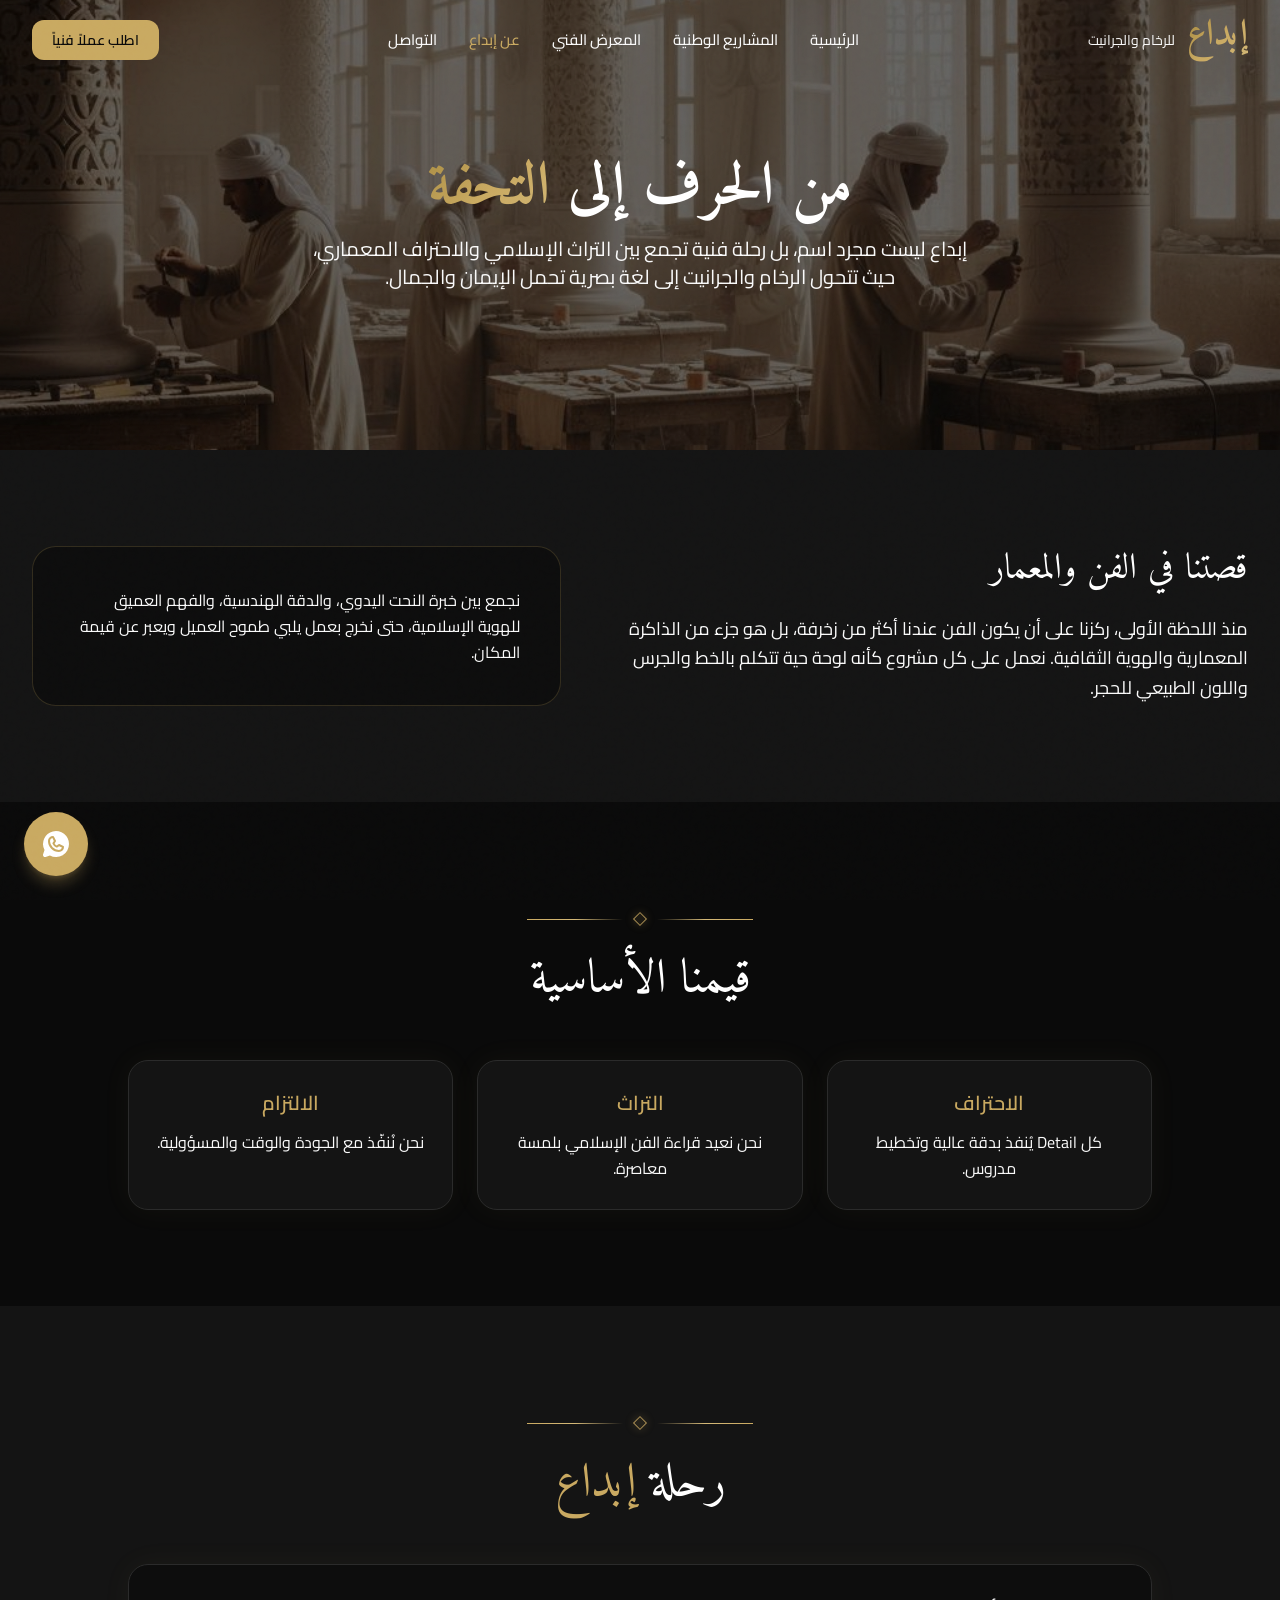
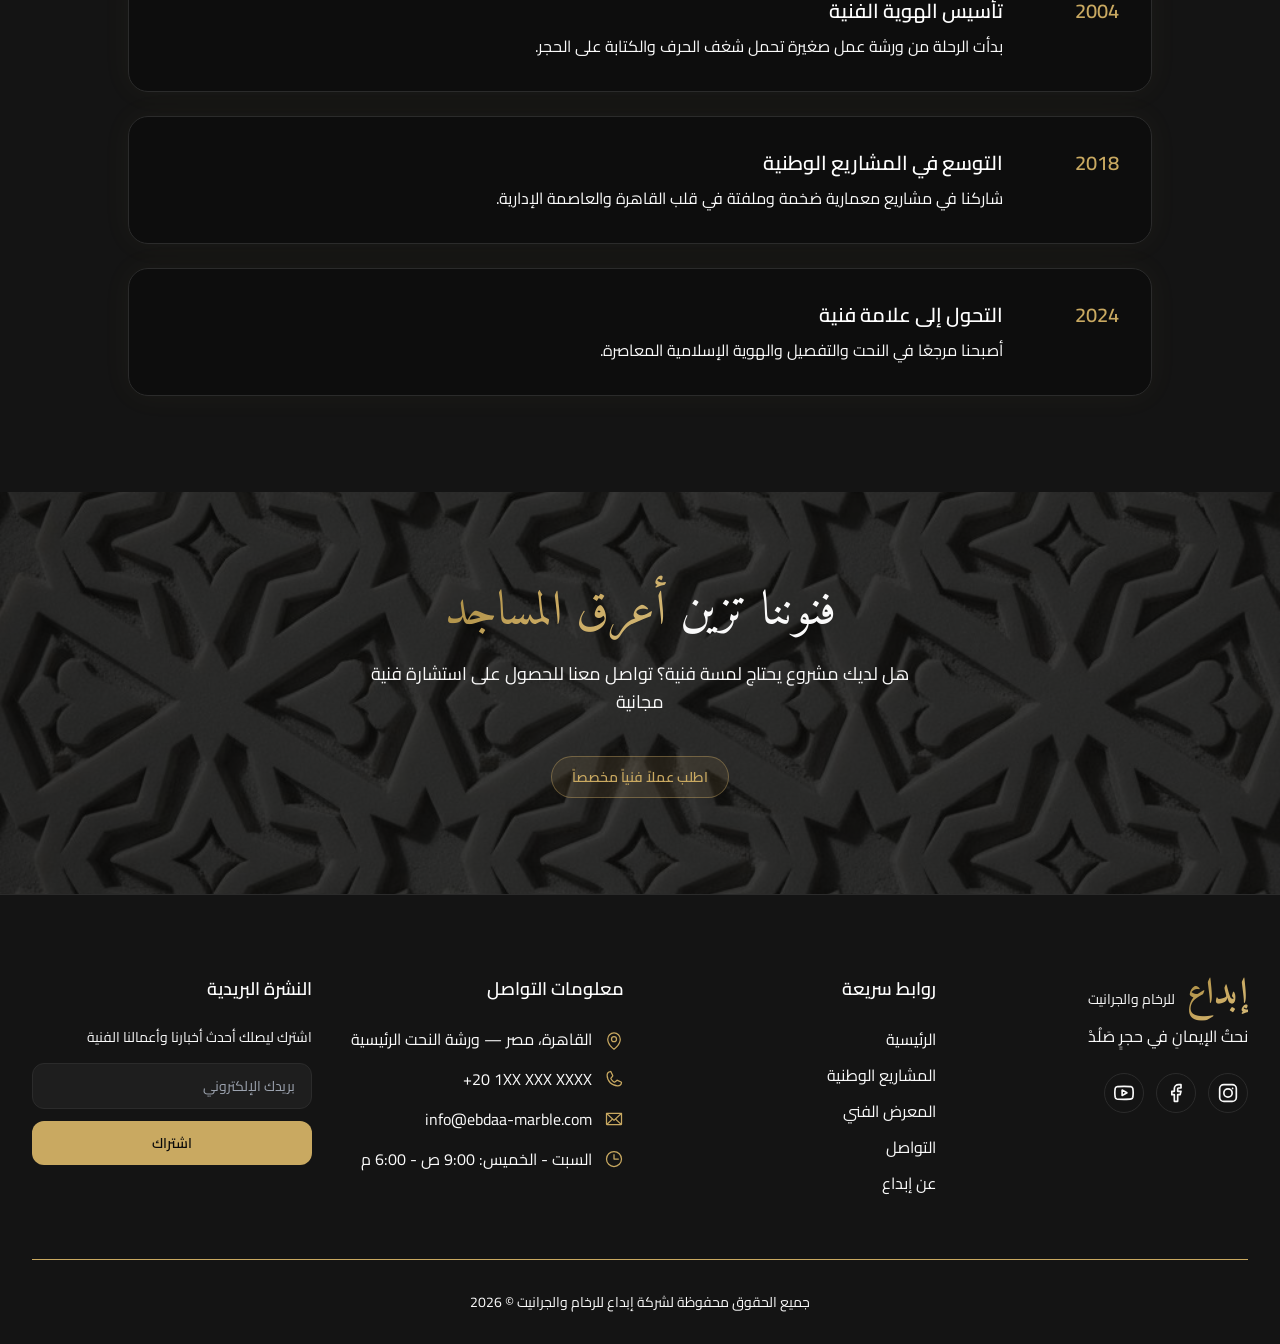
<file: about.html>
<!DOCTYPE html>
<html lang="ar" dir="rtl">
  <head>
    <meta charset="UTF-8" />
    <link rel="icon" type="image/svg+xml" href="./favicon.svg" />
    <meta name="viewport" content="width=device-width, initial-scale=1.0" />
    <meta name="description" content="عن إبداع - رواد الفن الإسلامي في نحت الرخام والجرانيت وتشكيل التحف الفنية للمشاريع الوطنية" />
    <meta name="keywords" content="عن إبداع, نحت رخام, جدارية إسلامية, ترميم مساجد, فنون إسلامية" />
    <meta property="og:title" content="عن إبداع | إبداع للرخام والجرانيت" />
    <meta property="og:description" content="رحلة الإبداع من الحرف إلى التحفة الفنية" />
    <title>عن إبداع | إبداع للرخام والجرانيت</title>
    <link rel="preconnect" href="https://fonts.googleapis.com">
    <link rel="preconnect" href="https://fonts.gstatic.com" crossorigin>
    <link href="https://fonts.googleapis.com/css2?family=Amiri:wght@400;700&family=Cairo:wght@300;400;600;700&family=Cinzel:wght@400;600;700&family=Inter:wght@300;400;500;600&display=swap" rel="stylesheet">
    <script type="module" crossorigin src="./assets/about-Ba5W0Ms3.js"></script>
    <link rel="modulepreload" crossorigin href="./assets/PageLayout-CVacew4V.js">
    <link rel="modulepreload" crossorigin href="./assets/GoldenDivider-Bf5nYUJ6.js">
    <link rel="stylesheet" crossorigin href="./assets/PageLayout-C3YRh-Om.css">
  </head>
  <body class="bg-[#0A0A0A] text-[#FAFAFA]">
    <div id="root"></div>
  </body>
</html>
</file>
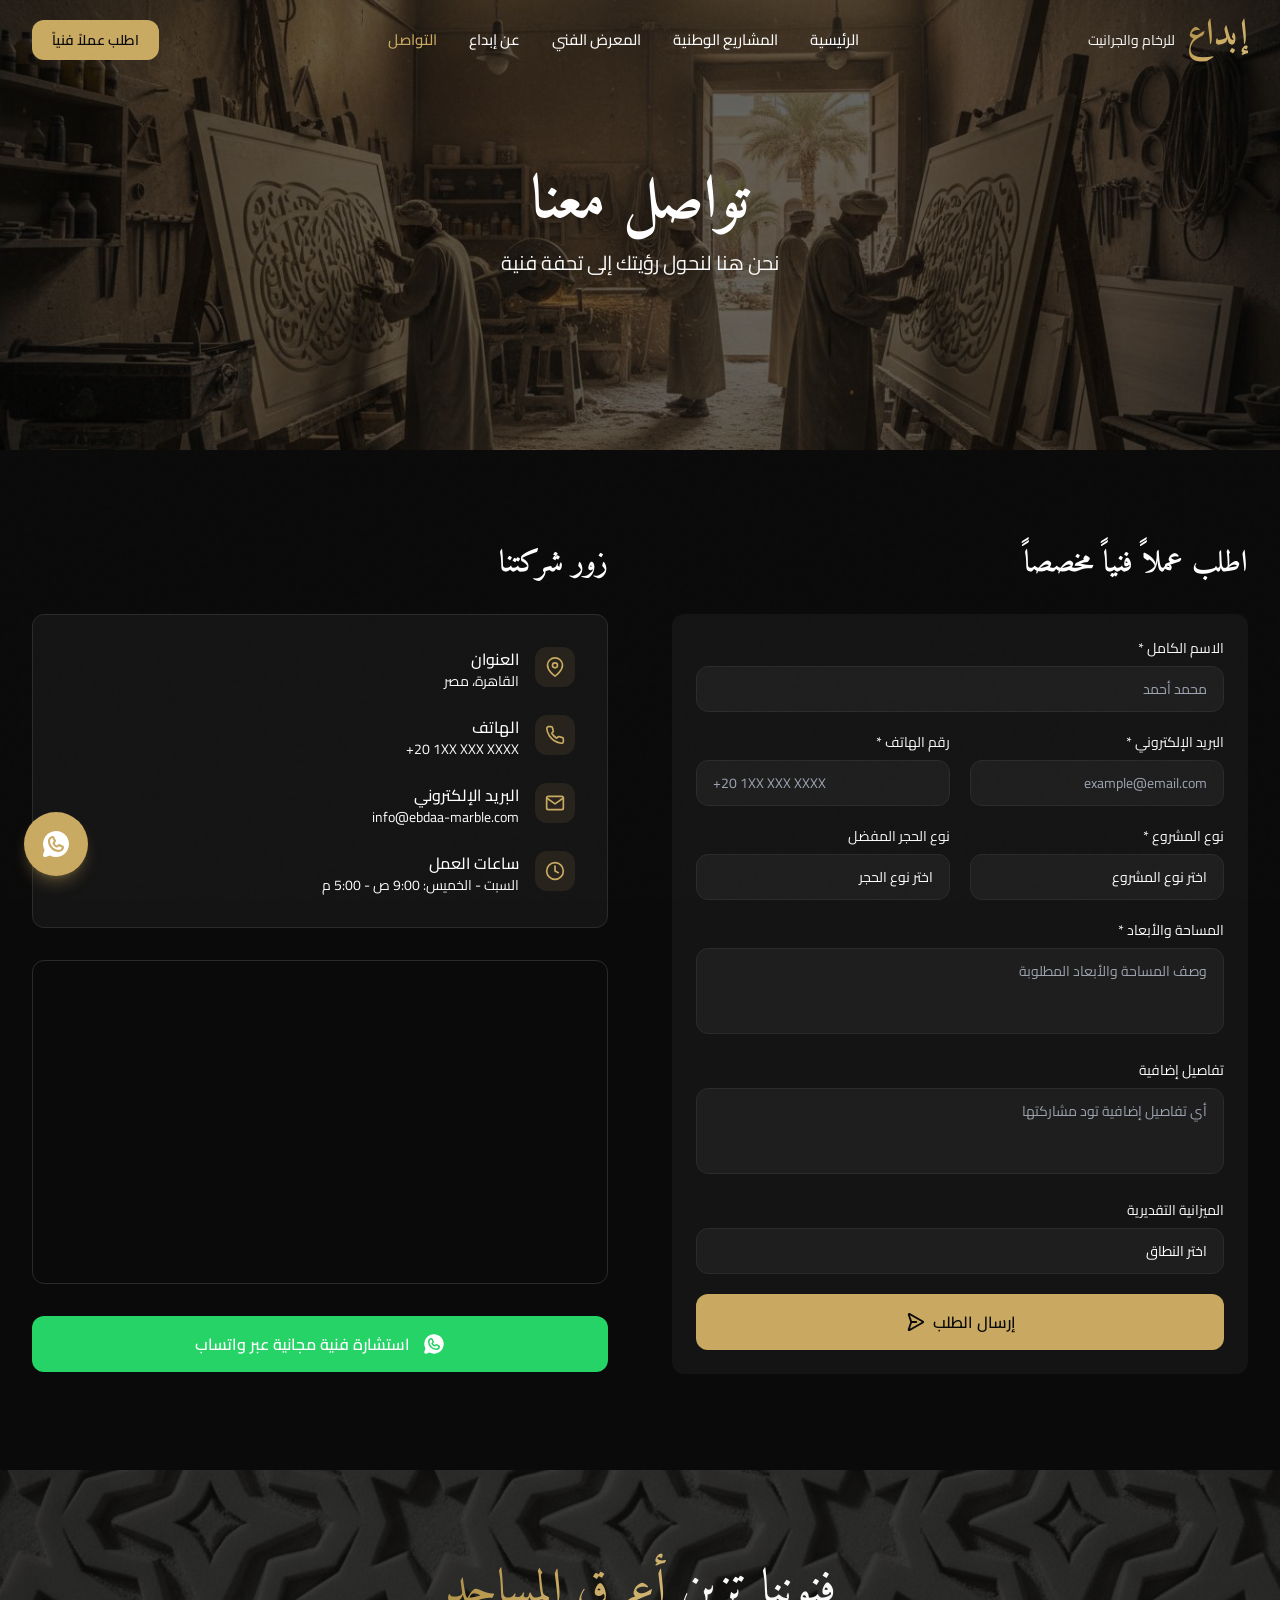
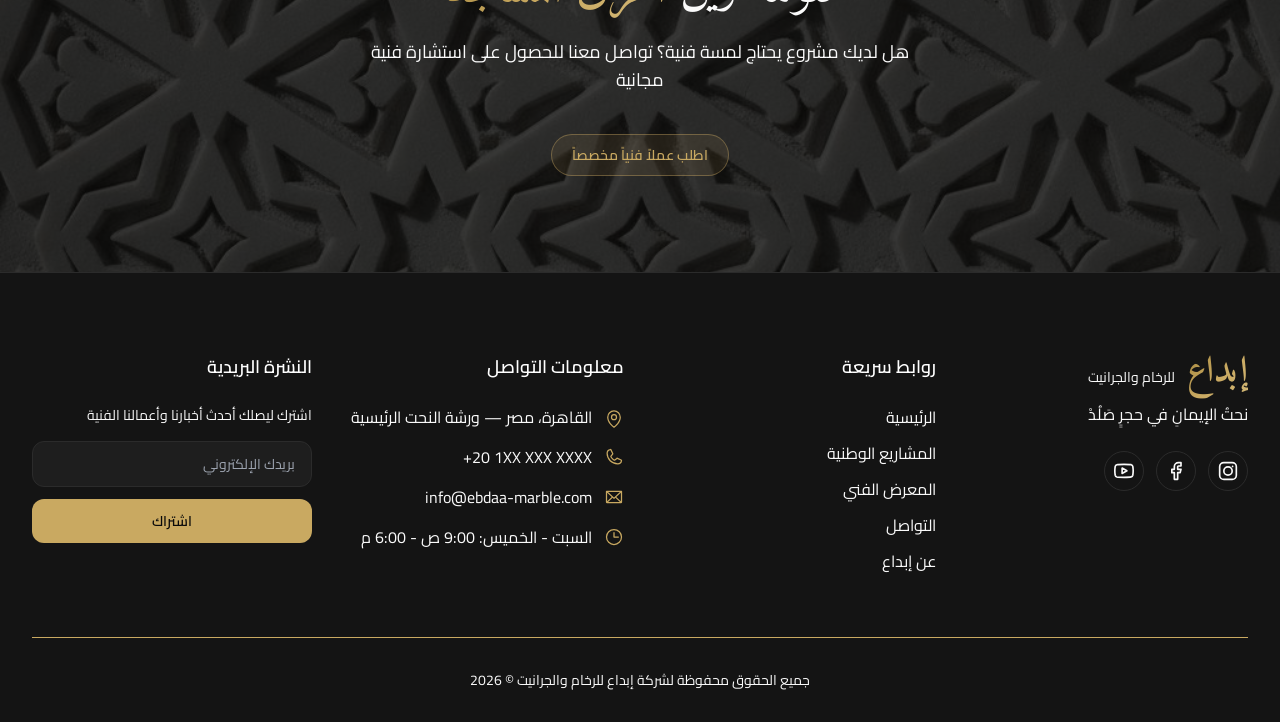
<file: contact.html>
<!DOCTYPE html>
<html lang="ar" dir="rtl">
  <head>
    <meta charset="UTF-8" />
    <link rel="icon" type="image/svg+xml" href="./favicon.svg" />
    <meta name="viewport" content="width=device-width, initial-scale=1.0" />
    <meta name="description" content="تواصل معنا - اطلب عملاً فنياً مخصصاً في نحت الرخام والجرانيت" />
    <meta name="keywords" content="تواصل, نحت رخام, طلب عمل فني, استشارة مجانية, ورشة نحت" />
    <meta property="og:title" content="تواصل معنا | إبداع للرخام والجرانيت" />
    <meta property="og:description" content="نحن هنا لنحول رؤيتك إلى تحفة فنية" />
    <title>تواصل معنا | إبداع للرخام والجرانيت</title>
    <link rel="preconnect" href="https://fonts.googleapis.com">
    <link rel="preconnect" href="https://fonts.gstatic.com" crossorigin>
    <link href="https://fonts.googleapis.com/css2?family=Amiri:wght@400;700&family=Cairo:wght@300;400;600;700&family=Cinzel:wght@400;600;700&family=Inter:wght@300;400;500;600&display=swap" rel="stylesheet">
    <script type="module" crossorigin src="./assets/contact-BqcIyWCi.js"></script>
    <link rel="modulepreload" crossorigin href="./assets/PageLayout-CVacew4V.js">
    <link rel="stylesheet" crossorigin href="./assets/PageLayout-C3YRh-Om.css">
  </head>
  <body class="bg-[#0A0A0A] text-[#FAFAFA]">
    <div id="root"></div>
  </body>
</html>
</file>
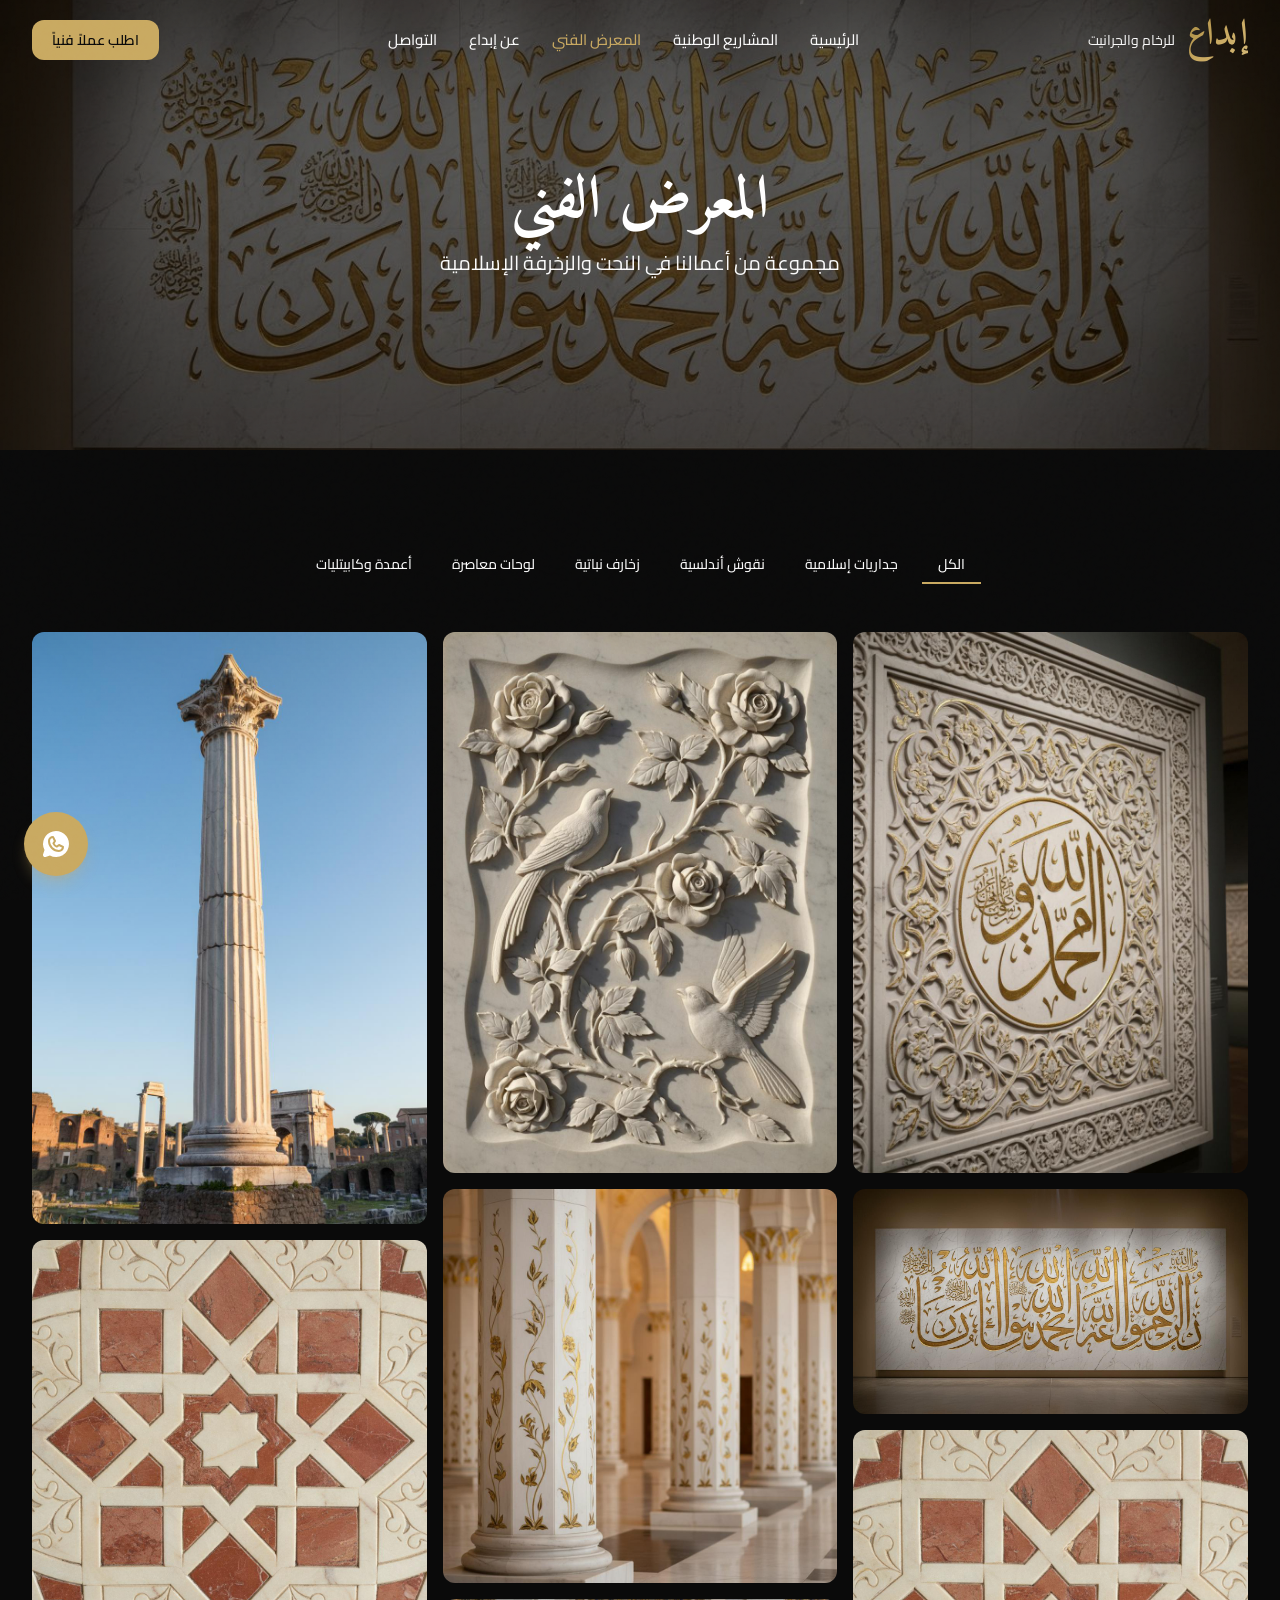
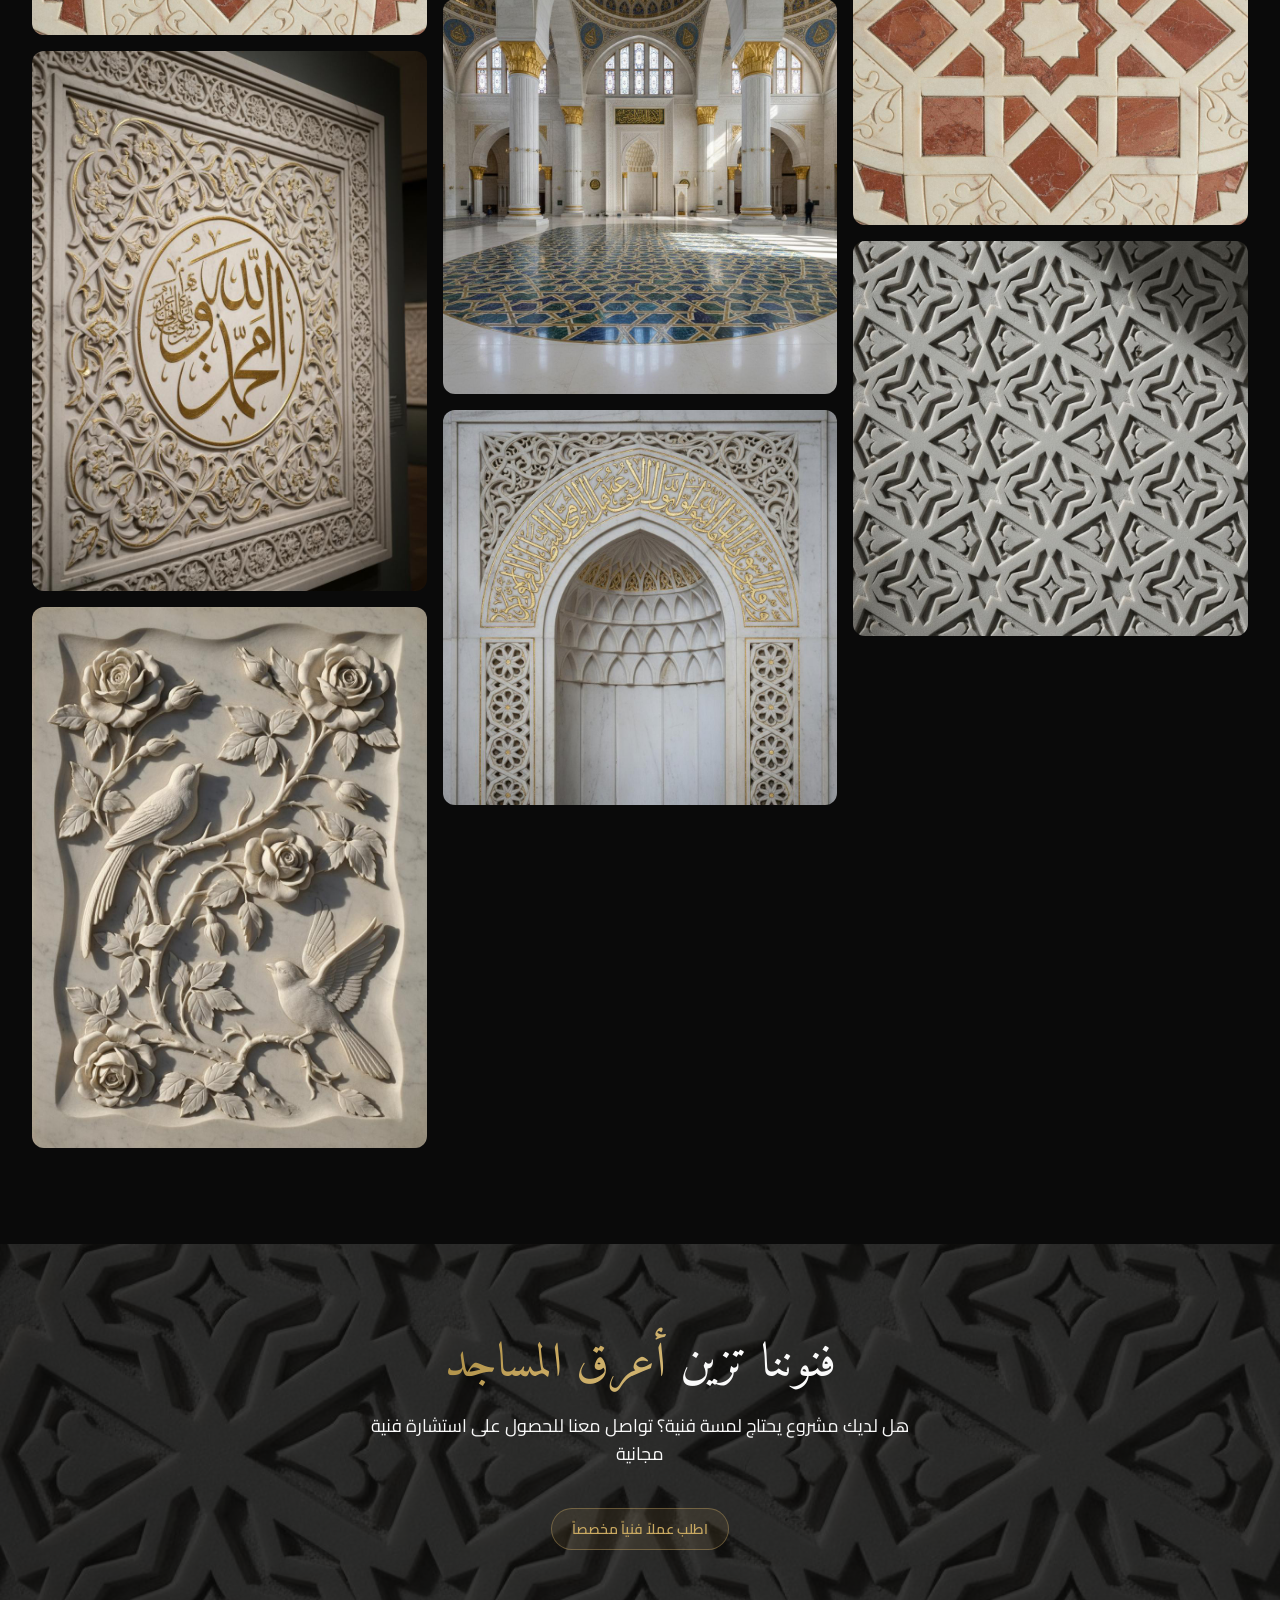
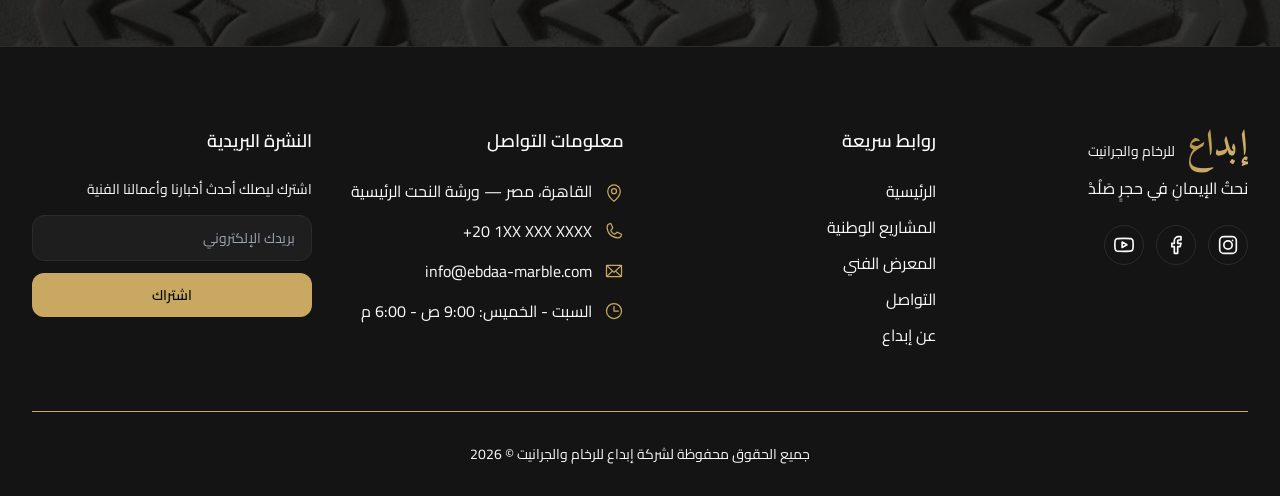
<file: gallery.html>
<!DOCTYPE html>
<html lang="ar" dir="rtl">
  <head>
    <meta charset="UTF-8" />
    <link rel="icon" type="image/svg+xml" href="./favicon.svg" />
    <meta name="viewport" content="width=device-width, initial-scale=1.0" />
    <meta name="description" content="المعرض الفني لإبداع - أفضل الأعمال المميزة من الرخام والجرانيت" />
    <meta name="keywords" content="معرض, رخام, جرانيت, فنون إسلامية, تصميم داخلي, أعمال فنية" />
    <meta property="og:title" content="المعرض | إبداع للرخام والجرانيت" />
    <meta property="og:description" content="أعمالنا الفنية في الرخام والجرانيت" />
    <title>المعرض | إبداع للرخام والجرانيت</title>
    <link rel="preconnect" href="https://fonts.googleapis.com">
    <link rel="preconnect" href="https://fonts.gstatic.com" crossorigin>
    <link href="https://fonts.googleapis.com/css2?family=Amiri:wght@400;700&family=Cairo:wght@300;400;600;700&family=Cinzel:wght@400;600;700&family=Inter:wght@300;400;500;600&display=swap" rel="stylesheet">
    <script type="module" crossorigin src="./assets/gallery-BtRd5qzZ.js"></script>
    <link rel="modulepreload" crossorigin href="./assets/PageLayout-CVacew4V.js">
    <link rel="modulepreload" crossorigin href="./assets/CaretRight.es-CJrqoqhr.js">
    <link rel="stylesheet" crossorigin href="./assets/PageLayout-C3YRh-Om.css">
  </head>
  <body class="bg-[#0A0A0A] text-[#FAFAFA]">
    <div id="root"></div>
  </body>
</html>
</file>
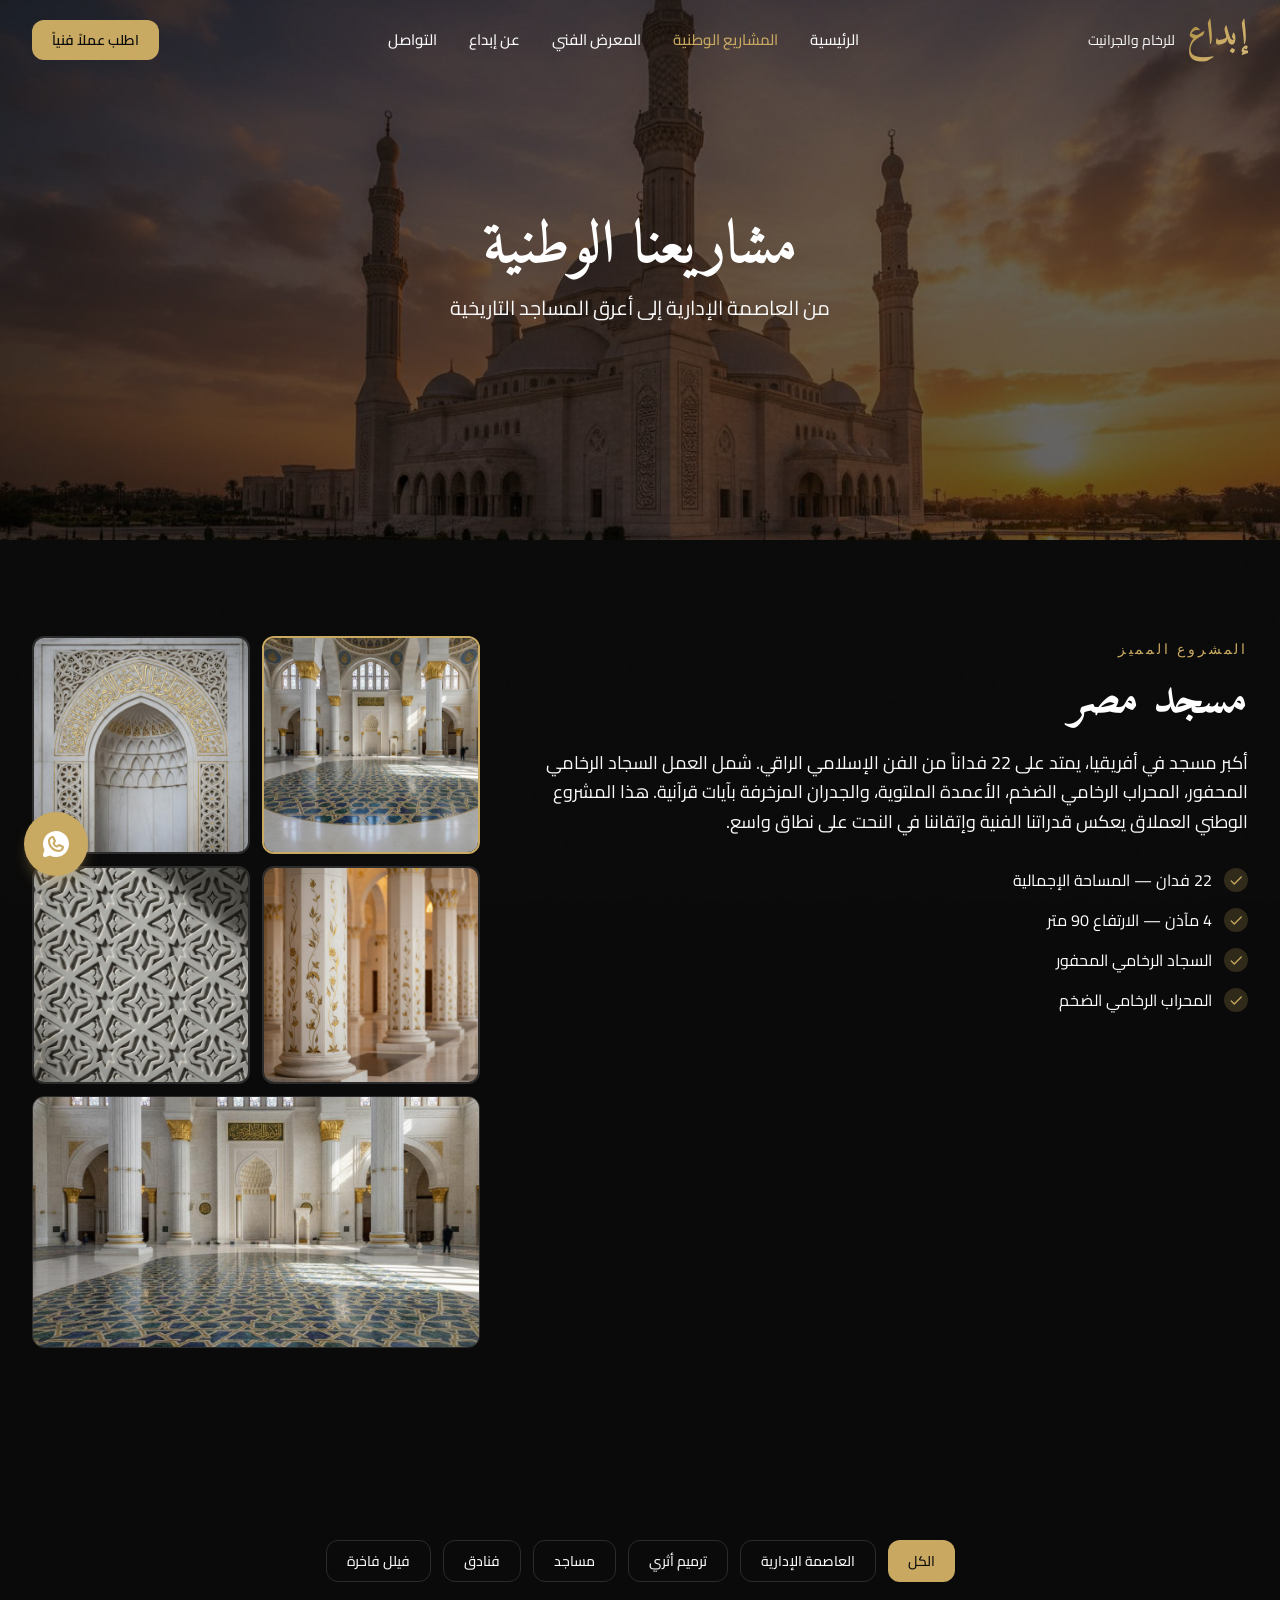
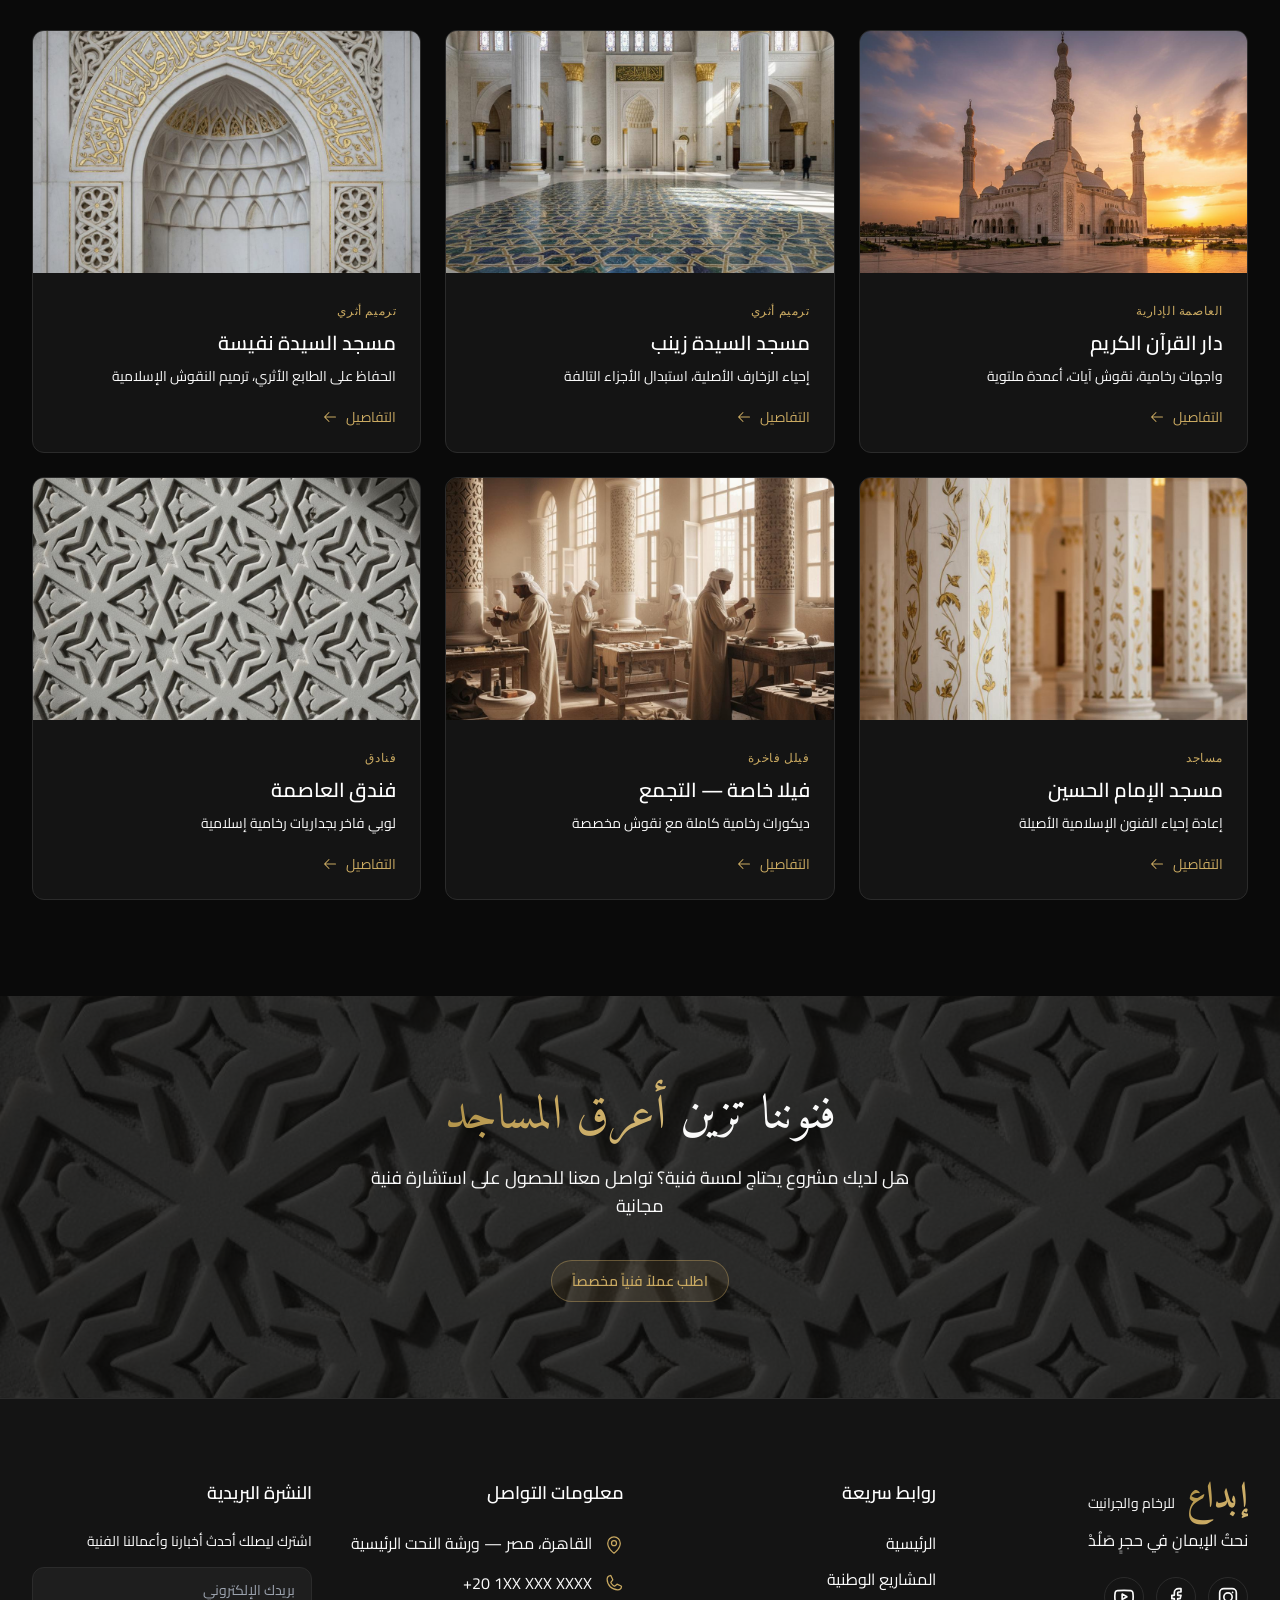
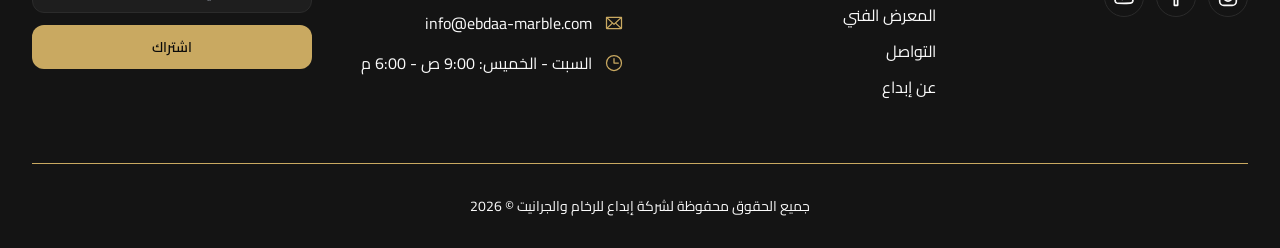
<file: projects.html>
<!DOCTYPE html>
<html lang="ar" dir="rtl">
  <head>
    <meta charset="UTF-8" />
    <link rel="icon" type="image/svg+xml" href="./favicon.svg" />
    <meta name="viewport" content="width=device-width, initial-scale=1.0" />
    <meta name="description" content="مشاريعنا الوطنية في نحت الرخام والجرانيت - من العاصمة الإدارية إلى أعرق المساجد التاريخية" />
    <meta name="keywords" content="نحت رخام, جداريات إسلامية, ترميم مساجد, رخام عاصمة إدارية, مسجد مصر" />
    <meta property="og:title" content="المشاريع الوطنية | إبداع للرخام والجرانيت" />
    <meta property="og:description" content="أكبر المشاريع الوطنية في نحت الرخام والجرانيت" />
    <title>المشاريع الوطنية | إبداع للرخام والجرانيت</title>
    <link rel="preconnect" href="https://fonts.googleapis.com">
    <link rel="preconnect" href="https://fonts.gstatic.com" crossorigin>
    <link href="https://fonts.googleapis.com/css2?family=Amiri:wght@400;700&family=Cairo:wght@300;400;600;700&family=Cinzel:wght@400;600;700&family=Inter:wght@300;400;500;600&display=swap" rel="stylesheet">
    <script type="module" crossorigin src="./assets/projects-JeoLxubz.js"></script>
    <link rel="modulepreload" crossorigin href="./assets/PageLayout-CVacew4V.js">
    <link rel="modulepreload" crossorigin href="./assets/ArrowLeft.es-BpOnnVow.js">
    <link rel="stylesheet" crossorigin href="./assets/PageLayout-C3YRh-Om.css">
  </head>
  <body class="bg-[#0A0A0A] text-[#FAFAFA]">
    <div id="root"></div>
  </body>
</html>
</file>
<file: assets/PageLayout-C3YRh-Om.css>
*,:before,:after{--tw-border-spacing-x: 0;--tw-border-spacing-y: 0;--tw-translate-x: 0;--tw-translate-y: 0;--tw-rotate: 0;--tw-skew-x: 0;--tw-skew-y: 0;--tw-scale-x: 1;--tw-scale-y: 1;--tw-pan-x: ;--tw-pan-y: ;--tw-pinch-zoom: ;--tw-scroll-snap-strictness: proximity;--tw-gradient-from-position: ;--tw-gradient-via-position: ;--tw-gradient-to-position: ;--tw-ordinal: ;--tw-slashed-zero: ;--tw-numeric-figure: ;--tw-numeric-spacing: ;--tw-numeric-fraction: ;--tw-ring-inset: ;--tw-ring-offset-width: 0px;--tw-ring-offset-color: #fff;--tw-ring-color: rgb(59 130 246 / .5);--tw-ring-offset-shadow: 0 0 #0000;--tw-ring-shadow: 0 0 #0000;--tw-shadow: 0 0 #0000;--tw-shadow-colored: 0 0 #0000;--tw-blur: ;--tw-brightness: ;--tw-contrast: ;--tw-grayscale: ;--tw-hue-rotate: ;--tw-invert: ;--tw-saturate: ;--tw-sepia: ;--tw-drop-shadow: ;--tw-backdrop-blur: ;--tw-backdrop-brightness: ;--tw-backdrop-contrast: ;--tw-backdrop-grayscale: ;--tw-backdrop-hue-rotate: ;--tw-backdrop-invert: ;--tw-backdrop-opacity: ;--tw-backdrop-saturate: ;--tw-backdrop-sepia: ;--tw-contain-size: ;--tw-contain-layout: ;--tw-contain-paint: ;--tw-contain-style: }::backdrop{--tw-border-spacing-x: 0;--tw-border-spacing-y: 0;--tw-translate-x: 0;--tw-translate-y: 0;--tw-rotate: 0;--tw-skew-x: 0;--tw-skew-y: 0;--tw-scale-x: 1;--tw-scale-y: 1;--tw-pan-x: ;--tw-pan-y: ;--tw-pinch-zoom: ;--tw-scroll-snap-strictness: proximity;--tw-gradient-from-position: ;--tw-gradient-via-position: ;--tw-gradient-to-position: ;--tw-ordinal: ;--tw-slashed-zero: ;--tw-numeric-figure: ;--tw-numeric-spacing: ;--tw-numeric-fraction: ;--tw-ring-inset: ;--tw-ring-offset-width: 0px;--tw-ring-offset-color: #fff;--tw-ring-color: rgb(59 130 246 / .5);--tw-ring-offset-shadow: 0 0 #0000;--tw-ring-shadow: 0 0 #0000;--tw-shadow: 0 0 #0000;--tw-shadow-colored: 0 0 #0000;--tw-blur: ;--tw-brightness: ;--tw-contrast: ;--tw-grayscale: ;--tw-hue-rotate: ;--tw-invert: ;--tw-saturate: ;--tw-sepia: ;--tw-drop-shadow: ;--tw-backdrop-blur: ;--tw-backdrop-brightness: ;--tw-backdrop-contrast: ;--tw-backdrop-grayscale: ;--tw-backdrop-hue-rotate: ;--tw-backdrop-invert: ;--tw-backdrop-opacity: ;--tw-backdrop-saturate: ;--tw-backdrop-sepia: ;--tw-contain-size: ;--tw-contain-layout: ;--tw-contain-paint: ;--tw-contain-style: }*,:before,:after{box-sizing:border-box;border-width:0;border-style:solid;border-color:#e5e7eb}:before,:after{--tw-content: ""}html,:host{line-height:1.5;-webkit-text-size-adjust:100%;-moz-tab-size:4;-o-tab-size:4;tab-size:4;font-family:ui-sans-serif,system-ui,sans-serif,"Apple Color Emoji","Segoe UI Emoji",Segoe UI Symbol,"Noto Color Emoji";font-feature-settings:normal;font-variation-settings:normal;-webkit-tap-highlight-color:transparent}body{margin:0;line-height:inherit}hr{height:0;color:inherit;border-top-width:1px}abbr:where([title]){-webkit-text-decoration:underline dotted;text-decoration:underline dotted}h1,h2,h3,h4,h5,h6{font-size:inherit;font-weight:inherit}a{color:inherit;text-decoration:inherit}b,strong{font-weight:bolder}code,kbd,samp,pre{font-family:ui-monospace,SFMono-Regular,Menlo,Monaco,Consolas,Liberation Mono,Courier New,monospace;font-feature-settings:normal;font-variation-settings:normal;font-size:1em}small{font-size:80%}sub,sup{font-size:75%;line-height:0;position:relative;vertical-align:baseline}sub{bottom:-.25em}sup{top:-.5em}table{text-indent:0;border-color:inherit;border-collapse:collapse}button,input,optgroup,select,textarea{font-family:inherit;font-feature-settings:inherit;font-variation-settings:inherit;font-size:100%;font-weight:inherit;line-height:inherit;letter-spacing:inherit;color:inherit;margin:0;padding:0}button,select{text-transform:none}button,input:where([type=button]),input:where([type=reset]),input:where([type=submit]){-webkit-appearance:button;background-color:transparent;background-image:none}:-moz-focusring{outline:auto}:-moz-ui-invalid{box-shadow:none}progress{vertical-align:baseline}::-webkit-inner-spin-button,::-webkit-outer-spin-button{height:auto}[type=search]{-webkit-appearance:textfield;outline-offset:-2px}::-webkit-search-decoration{-webkit-appearance:none}::-webkit-file-upload-button{-webkit-appearance:button;font:inherit}summary{display:list-item}blockquote,dl,dd,h1,h2,h3,h4,h5,h6,hr,figure,p,pre{margin:0}fieldset{margin:0;padding:0}legend{padding:0}ol,ul,menu{list-style:none;margin:0;padding:0}dialog{padding:0}textarea{resize:vertical}input::-moz-placeholder,textarea::-moz-placeholder{opacity:1;color:#9ca3af}input::placeholder,textarea::placeholder{opacity:1;color:#9ca3af}button,[role=button]{cursor:pointer}:disabled{cursor:default}img,svg,video,canvas,audio,iframe,embed,object{display:block;vertical-align:middle}img,video{max-width:100%;height:auto}[hidden]:where(:not([hidden=until-found])){display:none}:root{--bg-primary: #0A0A0A;--bg-secondary: #141414;--bg-tertiary: #1E1E1E;--gold-primary: #C9A961;--gold-light: #D4B978;--gold-dark: #A6893F;--text-primary: #FAFAFA;--text-secondary: #A1A1A1;--text-muted: #6B6B6B;--copper: #B87333;--border-color: #2B2B2B;--border-light: #3A3A3A;--radius: .75rem;--background: 0 0% 4%;--foreground: 0 0% 98%;--card: 0 0% 8%;--card-foreground: 0 0% 98%;--popover: 0 0% 8%;--popover-foreground: 0 0% 98%;--primary: 43 44% 58%;--primary-foreground: 0 0% 4%;--secondary: 0 0% 12%;--secondary-foreground: 0 0% 98%;--muted: 0 0% 12%;--muted-foreground: 0 0% 63%;--accent: 0 0% 12%;--accent-foreground: 0 0% 98%;--destructive: 0 84% 60%;--destructive-foreground: 0 0% 98%;--border: 0 0% 17%;--input: 0 0% 17%;--ring: 43 44% 58%;--chart-1: 43 44% 58%;--chart-2: 30 52% 46%;--chart-3: 27 73% 47%;--chart-4: 0 0% 63%;--chart-5: 0 0% 40%}html{scroll-behavior:smooth;direction:rtl}body{font-family:Cairo,sans-serif;background-color:var(--bg-primary);color:var(--text-primary);overflow-x:hidden;-webkit-font-smoothing:antialiased;-moz-osx-font-smoothing:grayscale}body:before{content:"";position:fixed;inset:0;background-image:url("data:image/svg+xml,%3Csvg viewBox='0 0 256 256' xmlns='http://www.w3.org/2000/svg'%3E%3Cfilter id='noise'%3E%3CfeTurbulence type='fractalNoise' baseFrequency='0.65' numOctaves='3' stitchTiles='stitch'/%3E%3C/filter%3E%3Crect width='100%25' height='100%25' filter='url(%23noise)'/%3E%3C/svg%3E");opacity:.03;pointer-events:none;z-index:9999;mix-blend-mode:overlay}::-moz-selection{background-color:#c9a9614d;color:var(--text-primary)}::selection{background-color:#c9a9614d;color:var(--text-primary)}::-webkit-scrollbar{width:8px}::-webkit-scrollbar-track{background:var(--bg-primary)}::-webkit-scrollbar-thumb{background:var(--border-color);border-radius:4px}::-webkit-scrollbar-thumb:hover{background:var(--gold-dark)}.gold-text-gradient{background:linear-gradient(135deg,var(--gold-dark),var(--gold-primary),var(--gold-light));-webkit-background-clip:text;-webkit-text-fill-color:transparent;background-clip:text}.glass-effect{background:#141414cc;backdrop-filter:blur(10px);-webkit-backdrop-filter:blur(10px)}.section-padding{padding-top:6rem;padding-bottom:6rem}@media(max-width:768px){.section-padding{padding-top:4rem;padding-bottom:4rem}}.reveal.visible{opacity:1;transform:translateY(0)}.sr-only{position:absolute;width:1px;height:1px;padding:0;margin:-1px;overflow:hidden;clip:rect(0,0,0,0);white-space:nowrap;border-width:0}.pointer-events-none{pointer-events:none}.visible{visibility:visible}.invisible{visibility:hidden}.fixed{position:fixed}.absolute{position:absolute}.relative{position:relative}.inset-0{inset:0}.inset-x-0{left:0;right:0}.inset-y-0{top:0;bottom:0}.-bottom-12{bottom:-3rem}.-bottom-4{bottom:-1rem}.-left-12{left:-3rem}.-left-4{left:-1rem}.-right-12{right:-3rem}.-top-10{top:-2.5rem}.-top-12{top:-3rem}.bottom-0{bottom:0}.bottom-6{bottom:1.5rem}.bottom-8{bottom:2rem}.left-0{left:0}.left-1\/2{left:50%}.left-2{left:.5rem}.left-4{left:1rem}.left-6{left:1.5rem}.left-\[50\%\]{left:50%}.right-0{right:0}.right-1{right:.25rem}.right-2{right:.5rem}.right-3{right:.75rem}.right-4{right:1rem}.right-6{right:1.5rem}.top-0{top:0}.top-1\.5{top:.375rem}.top-1\/2{top:50%}.top-3{top:.75rem}.top-3\.5{top:.875rem}.top-4{top:1rem}.top-6{top:1.5rem}.top-\[1px\]{top:1px}.top-\[50\%\]{top:50%}.top-\[60\%\]{top:60%}.top-full{top:100%}.isolate{isolation:isolate}.-z-10{z-index:-10}.z-10{z-index:10}.z-20{z-index:20}.z-40{z-index:40}.z-50{z-index:50}.z-\[100\]{z-index:100}.z-\[1\]{z-index:1}.order-first{order:-9999}.order-last{order:9999}.col-start-2{grid-column-start:2}.row-span-2{grid-row:span 2 / span 2}.row-start-1{grid-row-start:1}.\!m-0{margin:0!important}.-mx-1{margin-left:-.25rem;margin-right:-.25rem}.-my-2{margin-top:-.5rem;margin-bottom:-.5rem}.mx-2{margin-left:.5rem;margin-right:.5rem}.mx-3\.5{margin-left:.875rem;margin-right:.875rem}.mx-auto{margin-left:auto;margin-right:auto}.my-0{margin-top:0;margin-bottom:0}.my-0\.5{margin-top:.125rem;margin-bottom:.125rem}.my-1{margin-top:.25rem;margin-bottom:.25rem}.-ml-4{margin-left:-1rem}.-mt-4{margin-top:-1rem}.mb-10{margin-bottom:2.5rem}.mb-12{margin-bottom:3rem}.mb-16{margin-bottom:4rem}.mb-2{margin-bottom:.5rem}.mb-3{margin-bottom:.75rem}.mb-4{margin-bottom:1rem}.mb-6{margin-bottom:1.5rem}.mb-8{margin-bottom:2rem}.ml-1{margin-left:.25rem}.ml-4{margin-left:1rem}.ml-auto{margin-left:auto}.mt-1{margin-top:.25rem}.mt-1\.5{margin-top:.375rem}.mt-12{margin-top:3rem}.mt-16{margin-top:4rem}.mt-2{margin-top:.5rem}.mt-3{margin-top:.75rem}.mt-4{margin-top:1rem}.mt-8{margin-top:2rem}.mt-auto{margin-top:auto}.line-clamp-1{overflow:hidden;display:-webkit-box;-webkit-box-orient:vertical;-webkit-line-clamp:1}.line-clamp-2{overflow:hidden;display:-webkit-box;-webkit-box-orient:vertical;-webkit-line-clamp:2}.block{display:block}.inline-block{display:inline-block}.flex{display:flex}.inline-flex{display:inline-flex}.table{display:table}.table-caption{display:table-caption}.table-cell{display:table-cell}.table-row{display:table-row}.grid{display:grid}.hidden{display:none}.aspect-\[16\/10\]{aspect-ratio:16/10}.aspect-square{aspect-ratio:1 / 1}.aspect-video{aspect-ratio:16 / 9}.size-10{width:2.5rem;height:2.5rem}.size-2{width:.5rem;height:.5rem}.size-2\.5{width:.625rem;height:.625rem}.size-3{width:.75rem;height:.75rem}.size-3\.5{width:.875rem;height:.875rem}.size-4{width:1rem;height:1rem}.size-6{width:1.5rem;height:1.5rem}.size-7{width:1.75rem;height:1.75rem}.size-8{width:2rem;height:2rem}.size-9{width:2.25rem;height:2.25rem}.size-auto{width:auto;height:auto}.size-full{width:100%;height:100%}.h-0\.5{height:.125rem}.h-1\.5{height:.375rem}.h-10{height:2.5rem}.h-12{height:3rem}.h-16{height:4rem}.h-2{height:.5rem}.h-2\.5{height:.625rem}.h-20{height:5rem}.h-3{height:.75rem}.h-4{height:1rem}.h-48{height:12rem}.h-5{height:1.25rem}.h-56{height:14rem}.h-6{height:1.5rem}.h-7{height:1.75rem}.h-8{height:2rem}.h-80{height:20rem}.h-9{height:2.25rem}.h-\[1\.15rem\]{height:1.15rem}.h-\[1px\]{height:1px}.h-\[420px\]{height:420px}.h-\[calc\(100\%-1px\)\]{height:calc(100% - 1px)}.h-\[var\(--radix-navigation-menu-viewport-height\)\]{height:var(--radix-navigation-menu-viewport-height)}.h-\[var\(--radix-select-trigger-height\)\]{height:var(--radix-select-trigger-height)}.h-auto{height:auto}.h-full{height:100%}.h-px{height:1px}.h-svh{height:100svh}.max-h-\[300px\]{max-height:300px}.max-h-\[80vh\]{max-height:80vh}.max-h-\[85vh\]{max-height:85vh}.min-h-0{min-height:0px}.min-h-16{min-height:4rem}.min-h-4{min-height:1rem}.min-h-\[280px\]{min-height:280px}.min-h-\[50vh\]{min-height:50vh}.min-h-\[60vh\]{min-height:60vh}.min-h-screen{min-height:100vh}.min-h-svh{min-height:100svh}.w-0{width:0px}.w-1{width:.25rem}.w-1\.5{width:.375rem}.w-10{width:2.5rem}.w-12{width:3rem}.w-16{width:4rem}.w-2{width:.5rem}.w-2\.5{width:.625rem}.w-3{width:.75rem}.w-3\/4{width:75%}.w-4{width:1rem}.w-5{width:1.25rem}.w-6{width:1.5rem}.w-64{width:16rem}.w-72{width:18rem}.w-8{width:2rem}.w-9{width:2.25rem}.w-\[100px\]{width:100px}.w-auto{width:auto}.w-fit{width:-moz-fit-content;width:fit-content}.w-full{width:100%}.w-max{width:-moz-max-content;width:max-content}.w-px{width:1px}.min-w-0{min-width:0px}.min-w-10{min-width:2.5rem}.min-w-5{min-width:1.25rem}.min-w-8{min-width:2rem}.min-w-9{min-width:2.25rem}.min-w-\[100px\]{min-width:100px}.min-w-\[12rem\]{min-width:12rem}.min-w-\[8rem\]{min-width:8rem}.min-w-\[var\(--radix-select-trigger-width\)\]{min-width:var(--radix-select-trigger-width)}.max-w-24{max-width:6rem}.max-w-2xl{max-width:42rem}.max-w-3xl{max-width:48rem}.max-w-4xl{max-width:56rem}.max-w-5xl{max-width:64rem}.max-w-7xl{max-width:80rem}.max-w-\[90vw\]{max-width:90vw}.max-w-\[calc\(100\%-2rem\)\]{max-width:calc(100% - 2rem)}.max-w-full{max-width:100%}.max-w-max{max-width:-moz-max-content;max-width:max-content}.max-w-sm{max-width:24rem}.max-w-xl{max-width:36rem}.flex-1{flex:1 1 0%}.flex-shrink-0,.shrink-0{flex-shrink:0}.grow{flex-grow:1}.grow-0{flex-grow:0}.basis-full{flex-basis:100%}.caption-bottom{caption-side:bottom}.border-collapse{border-collapse:collapse}.-translate-x-1\/2{--tw-translate-x: -50%;transform:translate(var(--tw-translate-x),var(--tw-translate-y)) rotate(var(--tw-rotate)) skew(var(--tw-skew-x)) skewY(var(--tw-skew-y)) scaleX(var(--tw-scale-x)) scaleY(var(--tw-scale-y))}.-translate-x-px{--tw-translate-x: -1px;transform:translate(var(--tw-translate-x),var(--tw-translate-y)) rotate(var(--tw-rotate)) skew(var(--tw-skew-x)) skewY(var(--tw-skew-y)) scaleX(var(--tw-scale-x)) scaleY(var(--tw-scale-y))}.-translate-y-1\/2{--tw-translate-y: -50%;transform:translate(var(--tw-translate-x),var(--tw-translate-y)) rotate(var(--tw-rotate)) skew(var(--tw-skew-x)) skewY(var(--tw-skew-y)) scaleX(var(--tw-scale-x)) scaleY(var(--tw-scale-y))}.translate-x-0{--tw-translate-x: 0px;transform:translate(var(--tw-translate-x),var(--tw-translate-y)) rotate(var(--tw-rotate)) skew(var(--tw-skew-x)) skewY(var(--tw-skew-y)) scaleX(var(--tw-scale-x)) scaleY(var(--tw-scale-y))}.translate-x-\[-50\%\]{--tw-translate-x: -50%;transform:translate(var(--tw-translate-x),var(--tw-translate-y)) rotate(var(--tw-rotate)) skew(var(--tw-skew-x)) skewY(var(--tw-skew-y)) scaleX(var(--tw-scale-x)) scaleY(var(--tw-scale-y))}.translate-x-full{--tw-translate-x: 100%;transform:translate(var(--tw-translate-x),var(--tw-translate-y)) rotate(var(--tw-rotate)) skew(var(--tw-skew-x)) skewY(var(--tw-skew-y)) scaleX(var(--tw-scale-x)) scaleY(var(--tw-scale-y))}.translate-x-px{--tw-translate-x: 1px;transform:translate(var(--tw-translate-x),var(--tw-translate-y)) rotate(var(--tw-rotate)) skew(var(--tw-skew-x)) skewY(var(--tw-skew-y)) scaleX(var(--tw-scale-x)) scaleY(var(--tw-scale-y))}.translate-y-0{--tw-translate-y: 0px;transform:translate(var(--tw-translate-x),var(--tw-translate-y)) rotate(var(--tw-rotate)) skew(var(--tw-skew-x)) skewY(var(--tw-skew-y)) scaleX(var(--tw-scale-x)) scaleY(var(--tw-scale-y))}.translate-y-0\.5{--tw-translate-y: .125rem;transform:translate(var(--tw-translate-x),var(--tw-translate-y)) rotate(var(--tw-rotate)) skew(var(--tw-skew-x)) skewY(var(--tw-skew-y)) scaleX(var(--tw-scale-x)) scaleY(var(--tw-scale-y))}.translate-y-10{--tw-translate-y: 2.5rem;transform:translate(var(--tw-translate-x),var(--tw-translate-y)) rotate(var(--tw-rotate)) skew(var(--tw-skew-x)) skewY(var(--tw-skew-y)) scaleX(var(--tw-scale-x)) scaleY(var(--tw-scale-y))}.translate-y-\[-50\%\]{--tw-translate-y: -50%;transform:translate(var(--tw-translate-x),var(--tw-translate-y)) rotate(var(--tw-rotate)) skew(var(--tw-skew-x)) skewY(var(--tw-skew-y)) scaleX(var(--tw-scale-x)) scaleY(var(--tw-scale-y))}.translate-y-\[calc\(-50\%_-_2px\)\]{--tw-translate-y: calc(-50% - 2px) ;transform:translate(var(--tw-translate-x),var(--tw-translate-y)) rotate(var(--tw-rotate)) skew(var(--tw-skew-x)) skewY(var(--tw-skew-y)) scaleX(var(--tw-scale-x)) scaleY(var(--tw-scale-y))}.rotate-45{--tw-rotate: 45deg;transform:translate(var(--tw-translate-x),var(--tw-translate-y)) rotate(var(--tw-rotate)) skew(var(--tw-skew-x)) skewY(var(--tw-skew-y)) scaleX(var(--tw-scale-x)) scaleY(var(--tw-scale-y))}.rotate-90{--tw-rotate: 90deg;transform:translate(var(--tw-translate-x),var(--tw-translate-y)) rotate(var(--tw-rotate)) skew(var(--tw-skew-x)) skewY(var(--tw-skew-y)) scaleX(var(--tw-scale-x)) scaleY(var(--tw-scale-y))}.transform{transform:translate(var(--tw-translate-x),var(--tw-translate-y)) rotate(var(--tw-rotate)) skew(var(--tw-skew-x)) skewY(var(--tw-skew-y)) scaleX(var(--tw-scale-x)) scaleY(var(--tw-scale-y))}@keyframes bounce{0%,to{transform:translateY(-25%);animation-timing-function:cubic-bezier(.8,0,1,1)}50%{transform:none;animation-timing-function:cubic-bezier(0,0,.2,1)}}.animate-bounce{animation:bounce 1s infinite}@keyframes pulse{50%{opacity:.5}}.animate-pulse{animation:pulse 2s cubic-bezier(.4,0,.6,1) infinite}@keyframes spin{to{transform:rotate(360deg)}}.animate-spin{animation:spin 1s linear infinite}.cursor-default{cursor:default}.cursor-text{cursor:text}.cursor-zoom-in{cursor:zoom-in}.touch-none{touch-action:none}.select-none{-webkit-user-select:none;-moz-user-select:none;user-select:none}.resize-none{resize:none}.scroll-my-1{scroll-margin-top:.25rem;scroll-margin-bottom:.25rem}.scroll-py-1{scroll-padding-top:.25rem;scroll-padding-bottom:.25rem}.list-disc{list-style-type:disc}.list-none{list-style-type:none}.appearance-none{-webkit-appearance:none;-moz-appearance:none;appearance:none}.columns-1{-moz-columns:1;columns:1}.break-inside-avoid{-moz-column-break-inside:avoid;break-inside:avoid}.auto-rows-min{grid-auto-rows:min-content}.grid-cols-1{grid-template-columns:repeat(1,minmax(0,1fr))}.grid-cols-2{grid-template-columns:repeat(2,minmax(0,1fr))}.grid-cols-\[0_1fr\]{grid-template-columns:0 1fr}.grid-rows-\[auto_auto\]{grid-template-rows:auto auto}.flex-row{flex-direction:row}.flex-col{flex-direction:column}.flex-col-reverse{flex-direction:column-reverse}.flex-wrap{flex-wrap:wrap}.place-content-center{place-content:center}.items-start{align-items:flex-start}.items-end{align-items:flex-end}.items-center{align-items:center}.items-stretch{align-items:stretch}.justify-start{justify-content:flex-start}.justify-center{justify-content:center}.justify-between{justify-content:space-between}.justify-items-start{justify-items:start}.gap-0\.5{gap:.125rem}.gap-1{gap:.25rem}.gap-1\.5{gap:.375rem}.gap-10{gap:2.5rem}.gap-12{gap:3rem}.gap-2{gap:.5rem}.gap-2\.5{gap:.625rem}.gap-3{gap:.75rem}.gap-4{gap:1rem}.gap-5{gap:1.25rem}.gap-6{gap:1.5rem}.gap-7{gap:1.75rem}.gap-8{gap:2rem}.gap-\[--spacing\(var\(--gap\)\)\]{gap:var(--spacing(var(--gap)))}.gap-y-0\.5{row-gap:.125rem}.space-y-3>:not([hidden])~:not([hidden]){--tw-space-y-reverse: 0;margin-top:calc(.75rem * calc(1 - var(--tw-space-y-reverse)));margin-bottom:calc(.75rem * var(--tw-space-y-reverse))}.space-y-4>:not([hidden])~:not([hidden]){--tw-space-y-reverse: 0;margin-top:calc(1rem * calc(1 - var(--tw-space-y-reverse)));margin-bottom:calc(1rem * var(--tw-space-y-reverse))}.space-y-5>:not([hidden])~:not([hidden]){--tw-space-y-reverse: 0;margin-top:calc(1.25rem * calc(1 - var(--tw-space-y-reverse)));margin-bottom:calc(1.25rem * var(--tw-space-y-reverse))}.space-y-6>:not([hidden])~:not([hidden]){--tw-space-y-reverse: 0;margin-top:calc(1.5rem * calc(1 - var(--tw-space-y-reverse)));margin-bottom:calc(1.5rem * var(--tw-space-y-reverse))}.self-start{align-self:flex-start}.self-stretch{align-self:stretch}.justify-self-end{justify-self:end}.overflow-auto{overflow:auto}.overflow-hidden{overflow:hidden}.overflow-x-auto{overflow-x:auto}.overflow-y-auto{overflow-y:auto}.overflow-x-hidden{overflow-x:hidden}.whitespace-nowrap{white-space:nowrap}.text-balance{text-wrap:balance}.break-words{overflow-wrap:break-word}.rounded-\[1\.25rem\]{border-radius:1.25rem}.rounded-\[1\.5rem\]{border-radius:1.5rem}.rounded-\[2px\]{border-radius:2px}.rounded-\[4px\]{border-radius:4px}.rounded-\[calc\(var\(--radius\)-5px\)\]{border-radius:calc(var(--radius) - 5px)}.rounded-\[inherit\]{border-radius:inherit}.rounded-full{border-radius:9999px}.rounded-lg{border-radius:var(--radius)}.rounded-md{border-radius:calc(var(--radius) - 2px)}.rounded-none{border-radius:0}.rounded-sm{border-radius:calc(var(--radius) - 4px)}.rounded-xl{border-radius:.75rem}.rounded-l-md{border-top-left-radius:calc(var(--radius) - 2px);border-bottom-left-radius:calc(var(--radius) - 2px)}.rounded-r-md{border-top-right-radius:calc(var(--radius) - 2px);border-bottom-right-radius:calc(var(--radius) - 2px)}.rounded-tl-sm{border-top-left-radius:calc(var(--radius) - 4px)}.border{border-width:1px}.border-0{border-width:0px}.border-2{border-width:2px}.border-\[1\.5px\]{border-width:1.5px}.border-y{border-top-width:1px;border-bottom-width:1px}.border-b{border-bottom-width:1px}.border-b-2{border-bottom-width:2px}.border-l{border-left-width:1px}.border-r{border-right-width:1px}.border-t{border-top-width:1px}.border-dashed{border-style:dashed}.border-border-custom{--tw-border-opacity: 1;border-color:rgb(43 43 43 / var(--tw-border-opacity, 1))}.border-gold{--tw-border-opacity: 1;border-color:rgb(201 169 97 / var(--tw-border-opacity, 1))}.border-gold\/20{border-color:#c9a96133}.border-gold\/30{border-color:#c9a9614d}.border-gold\/40{border-color:#c9a96166}.border-gold\/80{border-color:#c9a961cc}.border-transparent{border-color:transparent}.border-white\/30{border-color:#ffffff4d}.border-l-transparent{border-left-color:transparent}.border-t-transparent{border-top-color:transparent}.bg-\[\#0A0A0A\]{--tw-bg-opacity: 1;background-color:rgb(10 10 10 / var(--tw-bg-opacity, 1))}.bg-\[\#25D366\]{--tw-bg-opacity: 1;background-color:rgb(37 211 102 / var(--tw-bg-opacity, 1))}.bg-bg-primary{--tw-bg-opacity: 1;background-color:rgb(10 10 10 / var(--tw-bg-opacity, 1))}.bg-bg-primary\/70{background-color:#0a0a0ab3}.bg-bg-secondary{--tw-bg-opacity: 1;background-color:rgb(20 20 20 / var(--tw-bg-opacity, 1))}.bg-bg-tertiary{--tw-bg-opacity: 1;background-color:rgb(30 30 30 / var(--tw-bg-opacity, 1))}.bg-black\/0{background-color:#0000}.bg-black\/50{background-color:#00000080}.bg-black\/60{background-color:#0009}.bg-black\/95{background-color:#000000f2}.bg-border-custom{--tw-bg-opacity: 1;background-color:rgb(43 43 43 / var(--tw-bg-opacity, 1))}.bg-gold{--tw-bg-opacity: 1;background-color:rgb(201 169 97 / var(--tw-bg-opacity, 1))}.bg-gold\/10{background-color:#c9a9611a}.bg-gold\/20{background-color:#c9a96133}.bg-gold\/90{background-color:#c9a961e6}.bg-transparent{background-color:transparent}.bg-white{--tw-bg-opacity: 1;background-color:rgb(255 255 255 / var(--tw-bg-opacity, 1))}.bg-\[linear-gradient\(135deg\,rgba\(20\,20\,20\,0\.95\)\,rgba\(10\,10\,10\,0\.95\)\)\]{background-image:linear-gradient(135deg,#141414f2,#0a0a0af2)}.bg-\[radial-gradient\(circle_at_top_left\,rgba\(201\,169\,97\,0\.12\)\,transparent_45\%\)\]{background-image:radial-gradient(circle at top left,rgba(201,169,97,.12),transparent 45%)}.bg-gradient-to-l{background-image:linear-gradient(to left,var(--tw-gradient-stops))}.bg-gradient-to-r{background-image:linear-gradient(to right,var(--tw-gradient-stops))}.bg-gradient-to-t{background-image:linear-gradient(to top,var(--tw-gradient-stops))}.from-bg-primary\/95{--tw-gradient-from: rgb(10 10 10 / .95) var(--tw-gradient-from-position);--tw-gradient-to: rgb(10 10 10 / 0) var(--tw-gradient-to-position);--tw-gradient-stops: var(--tw-gradient-from), var(--tw-gradient-to)}.from-black\/80{--tw-gradient-from: rgb(0 0 0 / .8) var(--tw-gradient-from-position);--tw-gradient-to: rgb(0 0 0 / 0) var(--tw-gradient-to-position);--tw-gradient-stops: var(--tw-gradient-from), var(--tw-gradient-to)}.from-gold{--tw-gradient-from: #C9A961 var(--tw-gradient-from-position);--tw-gradient-to: rgb(201 169 97 / 0) var(--tw-gradient-to-position);--tw-gradient-stops: var(--tw-gradient-from), var(--tw-gradient-to)}.via-bg-primary\/70{--tw-gradient-to: rgb(10 10 10 / 0) var(--tw-gradient-to-position);--tw-gradient-stops: var(--tw-gradient-from), rgb(10 10 10 / .7) var(--tw-gradient-via-position), var(--tw-gradient-to)}.via-black\/40{--tw-gradient-to: rgb(0 0 0 / 0) var(--tw-gradient-to-position);--tw-gradient-stops: var(--tw-gradient-from), rgb(0 0 0 / .4) var(--tw-gradient-via-position), var(--tw-gradient-to)}.via-gold-light{--tw-gradient-to: rgb(212 185 120 / 0) var(--tw-gradient-to-position);--tw-gradient-stops: var(--tw-gradient-from), #D4B978 var(--tw-gradient-via-position), var(--tw-gradient-to)}.to-black\/20{--tw-gradient-to: rgb(0 0 0 / .2) var(--tw-gradient-to-position)}.to-transparent{--tw-gradient-to: transparent var(--tw-gradient-to-position)}.fill-current{fill:currentColor}.object-contain{-o-object-fit:contain;object-fit:contain}.object-cover{-o-object-fit:cover;object-fit:cover}.p-0{padding:0}.p-1{padding:.25rem}.p-2{padding:.5rem}.p-3{padding:.75rem}.p-4{padding:1rem}.p-6{padding:1.5rem}.p-7{padding:1.75rem}.p-8{padding:2rem}.p-\[3px\]{padding:3px}.p-px{padding:1px}.px-1{padding-left:.25rem;padding-right:.25rem}.px-1\.5{padding-left:.375rem;padding-right:.375rem}.px-2{padding-left:.5rem;padding-right:.5rem}.px-2\.5{padding-left:.625rem;padding-right:.625rem}.px-3{padding-left:.75rem;padding-right:.75rem}.px-4{padding-left:1rem;padding-right:1rem}.px-5{padding-left:1.25rem;padding-right:1.25rem}.px-6{padding-left:1.5rem;padding-right:1.5rem}.px-8{padding-left:2rem;padding-right:2rem}.py-0\.5{padding-top:.125rem;padding-bottom:.125rem}.py-1{padding-top:.25rem;padding-bottom:.25rem}.py-1\.5{padding-top:.375rem;padding-bottom:.375rem}.py-2{padding-top:.5rem;padding-bottom:.5rem}.py-2\.5{padding-top:.625rem;padding-bottom:.625rem}.py-28{padding-top:7rem;padding-bottom:7rem}.py-3{padding-top:.75rem;padding-bottom:.75rem}.py-32{padding-top:8rem;padding-bottom:8rem}.py-4{padding-top:1rem;padding-bottom:1rem}.py-6{padding-top:1.5rem;padding-bottom:1.5rem}.pb-2{padding-bottom:.5rem}.pb-3{padding-bottom:.75rem}.pb-4{padding-bottom:1rem}.pb-8{padding-bottom:2rem}.pl-2{padding-left:.5rem}.pl-3{padding-left:.75rem}.pl-4{padding-left:1rem}.pl-8{padding-left:2rem}.pr-1{padding-right:.25rem}.pr-2{padding-right:.5rem}.pr-2\.5{padding-right:.625rem}.pr-3{padding-right:.75rem}.pr-8{padding-right:2rem}.pt-0{padding-top:0}.pt-2{padding-top:.5rem}.pt-20{padding-top:5rem}.pt-3{padding-top:.75rem}.pt-4{padding-top:1rem}.pt-5{padding-top:1.25rem}.pt-8{padding-top:2rem}.text-left{text-align:left}.text-center{text-align:center}.align-middle{vertical-align:middle}.font-amiri{font-family:Amiri,serif}.font-cairo{font-family:Cairo,sans-serif}.font-cinzel{font-family:Cinzel,serif}.font-mono{font-family:ui-monospace,SFMono-Regular,Menlo,Monaco,Consolas,Liberation Mono,Courier New,monospace}.font-sans{font-family:ui-sans-serif,system-ui,sans-serif,"Apple Color Emoji","Segoe UI Emoji",Segoe UI Symbol,"Noto Color Emoji"}.text-2xl{font-size:1.5rem;line-height:2rem}.text-3xl{font-size:1.875rem;line-height:2.25rem}.text-4xl{font-size:2.25rem;line-height:2.5rem}.text-5xl{font-size:3rem;line-height:1}.text-\[0\.8rem\]{font-size:.8rem}.text-\[15px\]{font-size:15px}.text-base{font-size:1rem;line-height:1.5rem}.text-lg{font-size:1.125rem;line-height:1.75rem}.text-sm{font-size:.875rem;line-height:1.25rem}.text-sm\/relaxed{font-size:.875rem;line-height:1.625}.text-xl{font-size:1.25rem;line-height:1.75rem}.text-xs{font-size:.75rem;line-height:1rem}.font-bold{font-weight:700}.font-medium{font-weight:500}.font-normal{font-weight:400}.font-semibold{font-weight:600}.italic{font-style:italic}.tabular-nums{--tw-numeric-spacing: tabular-nums;font-variant-numeric:var(--tw-ordinal) var(--tw-slashed-zero) var(--tw-numeric-figure) var(--tw-numeric-spacing) var(--tw-numeric-fraction)}.leading-none{line-height:1}.leading-normal{line-height:1.5}.leading-relaxed{line-height:1.625}.leading-snug{line-height:1.375}.leading-tight{line-height:1.25}.tracking-\[0\.2em\]{letter-spacing:.2em}.tracking-tight{letter-spacing:-.025em}.tracking-wider{letter-spacing:.05em}.tracking-widest{letter-spacing:.1em}.text-\[\#FAFAFA\]{--tw-text-opacity: 1;color:rgb(250 250 250 / var(--tw-text-opacity, 1))}.text-bg-primary{--tw-text-opacity: 1;color:rgb(10 10 10 / var(--tw-text-opacity, 1))}.text-current{color:currentColor}.text-gold{--tw-text-opacity: 1;color:rgb(201 169 97 / var(--tw-text-opacity, 1))}.text-gold\/20{color:#c9a96133}.text-white{--tw-text-opacity: 1;color:rgb(255 255 255 / var(--tw-text-opacity, 1))}.underline-offset-4{text-underline-offset:4px}.opacity-0{opacity:0}.opacity-100{opacity:1}.opacity-20{opacity:.2}.opacity-50{opacity:.5}.opacity-70{opacity:.7}.shadow{--tw-shadow: 0 1px 3px 0 rgb(0 0 0 / .1), 0 1px 2px -1px rgb(0 0 0 / .1);--tw-shadow-colored: 0 1px 3px 0 var(--tw-shadow-color), 0 1px 2px -1px var(--tw-shadow-color);box-shadow:var(--tw-ring-offset-shadow, 0 0 #0000),var(--tw-ring-shadow, 0 0 #0000),var(--tw-shadow)}.shadow-\[0_0_0_1px_hsl\(var\(--sidebar-border\)\)\]{--tw-shadow: 0 0 0 1px hsl(var(--sidebar-border));--tw-shadow-colored: 0 0 0 1px var(--tw-shadow-color);box-shadow:var(--tw-ring-offset-shadow, 0 0 #0000),var(--tw-ring-shadow, 0 0 #0000),var(--tw-shadow)}.shadow-\[0_0_10px_rgba\(201\,169\,97\,0\.25\)\]{--tw-shadow: 0 0 10px rgba(201,169,97,.25);--tw-shadow-colored: 0 0 10px var(--tw-shadow-color);box-shadow:var(--tw-ring-offset-shadow, 0 0 #0000),var(--tw-ring-shadow, 0 0 #0000),var(--tw-shadow)}.shadow-\[0_0_30px_rgba\(201\,169\,97\,0\.05\)\]{--tw-shadow: 0 0 30px rgba(201,169,97,.05);--tw-shadow-colored: 0 0 30px var(--tw-shadow-color);box-shadow:var(--tw-ring-offset-shadow, 0 0 #0000),var(--tw-ring-shadow, 0 0 #0000),var(--tw-shadow)}.shadow-\[0_0_40px_rgba\(201\,169\,97\,0\.08\)\]{--tw-shadow: 0 0 40px rgba(201,169,97,.08);--tw-shadow-colored: 0 0 40px var(--tw-shadow-color);box-shadow:var(--tw-ring-offset-shadow, 0 0 #0000),var(--tw-ring-shadow, 0 0 #0000),var(--tw-shadow)}.shadow-lg{--tw-shadow: 0 10px 15px -3px rgb(0 0 0 / .1), 0 4px 6px -4px rgb(0 0 0 / .1);--tw-shadow-colored: 0 10px 15px -3px var(--tw-shadow-color), 0 4px 6px -4px var(--tw-shadow-color);box-shadow:var(--tw-ring-offset-shadow, 0 0 #0000),var(--tw-ring-shadow, 0 0 #0000),var(--tw-shadow)}.shadow-md{--tw-shadow: 0 4px 6px -1px rgb(0 0 0 / .1), 0 2px 4px -2px rgb(0 0 0 / .1);--tw-shadow-colored: 0 4px 6px -1px var(--tw-shadow-color), 0 2px 4px -2px var(--tw-shadow-color);box-shadow:var(--tw-ring-offset-shadow, 0 0 #0000),var(--tw-ring-shadow, 0 0 #0000),var(--tw-shadow)}.shadow-none{--tw-shadow: 0 0 #0000;--tw-shadow-colored: 0 0 #0000;box-shadow:var(--tw-ring-offset-shadow, 0 0 #0000),var(--tw-ring-shadow, 0 0 #0000),var(--tw-shadow)}.shadow-sm{--tw-shadow: 0 1px 2px 0 rgb(0 0 0 / .05);--tw-shadow-colored: 0 1px 2px 0 var(--tw-shadow-color);box-shadow:var(--tw-ring-offset-shadow, 0 0 #0000),var(--tw-ring-shadow, 0 0 #0000),var(--tw-shadow)}.shadow-xl{--tw-shadow: 0 20px 25px -5px rgb(0 0 0 / .1), 0 8px 10px -6px rgb(0 0 0 / .1);--tw-shadow-colored: 0 20px 25px -5px var(--tw-shadow-color), 0 8px 10px -6px var(--tw-shadow-color);box-shadow:var(--tw-ring-offset-shadow, 0 0 #0000),var(--tw-ring-shadow, 0 0 #0000),var(--tw-shadow)}.shadow-gold\/30{--tw-shadow-color: rgb(201 169 97 / .3);--tw-shadow: var(--tw-shadow-colored)}.outline-none{outline:2px solid transparent;outline-offset:2px}.outline{outline-style:solid}.ring-0{--tw-ring-offset-shadow: var(--tw-ring-inset) 0 0 0 var(--tw-ring-offset-width) var(--tw-ring-offset-color);--tw-ring-shadow: var(--tw-ring-inset) 0 0 0 calc(0px + var(--tw-ring-offset-width)) var(--tw-ring-color);box-shadow:var(--tw-ring-offset-shadow),var(--tw-ring-shadow),var(--tw-shadow, 0 0 #0000)}.grayscale{--tw-grayscale: grayscale(100%);filter:var(--tw-blur) var(--tw-brightness) var(--tw-contrast) var(--tw-grayscale) var(--tw-hue-rotate) var(--tw-invert) var(--tw-saturate) var(--tw-sepia) var(--tw-drop-shadow)}.invert{--tw-invert: invert(100%);filter:var(--tw-blur) var(--tw-brightness) var(--tw-contrast) var(--tw-grayscale) var(--tw-hue-rotate) var(--tw-invert) var(--tw-saturate) var(--tw-sepia) var(--tw-drop-shadow)}.filter{filter:var(--tw-blur) var(--tw-brightness) var(--tw-contrast) var(--tw-grayscale) var(--tw-hue-rotate) var(--tw-invert) var(--tw-saturate) var(--tw-sepia) var(--tw-drop-shadow)}.transition{transition-property:color,background-color,border-color,text-decoration-color,fill,stroke,opacity,box-shadow,transform,filter,backdrop-filter;transition-timing-function:cubic-bezier(.4,0,.2,1);transition-duration:.15s}.transition-\[color\,box-shadow\]{transition-property:color,box-shadow;transition-timing-function:cubic-bezier(.4,0,.2,1);transition-duration:.15s}.transition-\[left\,right\,width\]{transition-property:left,right,width;transition-timing-function:cubic-bezier(.4,0,.2,1);transition-duration:.15s}.transition-\[margin\,opacity\]{transition-property:margin,opacity;transition-timing-function:cubic-bezier(.4,0,.2,1);transition-duration:.15s}.transition-\[width\,height\,padding\]{transition-property:width,height,padding;transition-timing-function:cubic-bezier(.4,0,.2,1);transition-duration:.15s}.transition-\[width\]{transition-property:width;transition-timing-function:cubic-bezier(.4,0,.2,1);transition-duration:.15s}.transition-all{transition-property:all;transition-timing-function:cubic-bezier(.4,0,.2,1);transition-duration:.15s}.transition-colors{transition-property:color,background-color,border-color,text-decoration-color,fill,stroke;transition-timing-function:cubic-bezier(.4,0,.2,1);transition-duration:.15s}.transition-none{transition-property:none}.transition-opacity{transition-property:opacity;transition-timing-function:cubic-bezier(.4,0,.2,1);transition-duration:.15s}.transition-shadow{transition-property:box-shadow;transition-timing-function:cubic-bezier(.4,0,.2,1);transition-duration:.15s}.transition-transform{transition-property:transform;transition-timing-function:cubic-bezier(.4,0,.2,1);transition-duration:.15s}.delay-100{transition-delay:.1s}.delay-200{transition-delay:.2s}.duration-100{transition-duration:.1s}.duration-1000{transition-duration:1s}.duration-200{transition-duration:.2s}.duration-300{transition-duration:.3s}.duration-500{transition-duration:.5s}.duration-700{transition-duration:.7s}.ease-in-out{transition-timing-function:cubic-bezier(.4,0,.2,1)}.ease-linear{transition-timing-function:linear}@keyframes enter{0%{opacity:var(--tw-enter-opacity, 1);transform:translate3d(var(--tw-enter-translate-x, 0),var(--tw-enter-translate-y, 0),0) scale3d(var(--tw-enter-scale, 1),var(--tw-enter-scale, 1),var(--tw-enter-scale, 1)) rotate(var(--tw-enter-rotate, 0))}}@keyframes exit{to{opacity:var(--tw-exit-opacity, 1);transform:translate3d(var(--tw-exit-translate-x, 0),var(--tw-exit-translate-y, 0),0) scale3d(var(--tw-exit-scale, 1),var(--tw-exit-scale, 1),var(--tw-exit-scale, 1)) rotate(var(--tw-exit-rotate, 0))}}.animate-in{animation-name:enter;animation-duration:.15s;--tw-enter-opacity: initial;--tw-enter-scale: initial;--tw-enter-rotate: initial;--tw-enter-translate-x: initial;--tw-enter-translate-y: initial}.fade-in-0{--tw-enter-opacity: 0}.zoom-in-95{--tw-enter-scale: .95}.duration-100{animation-duration:.1s}.duration-1000{animation-duration:1s}.duration-200{animation-duration:.2s}.duration-300{animation-duration:.3s}.duration-500{animation-duration:.5s}.duration-700{animation-duration:.7s}.delay-100{animation-delay:.1s}.delay-200{animation-delay:.2s}.ease-in-out{animation-timing-function:cubic-bezier(.4,0,.2,1)}.ease-linear{animation-timing-function:linear}.\[--cell-size\:--spacing\(8\)\]{--cell-size: var(--spacing(8))}.file\:inline-flex::file-selector-button{display:inline-flex}.file\:h-7::file-selector-button{height:1.75rem}.file\:border-0::file-selector-button{border-width:0px}.file\:bg-transparent::file-selector-button{background-color:transparent}.file\:text-sm::file-selector-button{font-size:.875rem;line-height:1.25rem}.file\:font-medium::file-selector-button{font-weight:500}.after\:absolute:after{content:var(--tw-content);position:absolute}.after\:-inset-2:after{content:var(--tw-content);inset:-.5rem}.after\:inset-y-0:after{content:var(--tw-content);top:0;bottom:0}.after\:left-1\/2:after{content:var(--tw-content);left:50%}.after\:w-1:after{content:var(--tw-content);width:.25rem}.after\:w-\[2px\]:after{content:var(--tw-content);width:2px}.after\:-translate-x-1\/2:after{content:var(--tw-content);--tw-translate-x: -50%;transform:translate(var(--tw-translate-x),var(--tw-translate-y)) rotate(var(--tw-rotate)) skew(var(--tw-skew-x)) skewY(var(--tw-skew-y)) scaleX(var(--tw-scale-x)) scaleY(var(--tw-scale-y))}.first\:rounded-l-md:first-child{border-top-left-radius:calc(var(--radius) - 2px);border-bottom-left-radius:calc(var(--radius) - 2px)}.first\:border-l:first-child{border-left-width:1px}.last\:mt-0:last-child{margin-top:0}.last\:rounded-r-md:last-child{border-top-right-radius:calc(var(--radius) - 2px);border-bottom-right-radius:calc(var(--radius) - 2px)}.last\:border-b-0:last-child{border-bottom-width:0px}.hover\:-translate-y-1:hover{--tw-translate-y: -.25rem;transform:translate(var(--tw-translate-x),var(--tw-translate-y)) rotate(var(--tw-rotate)) skew(var(--tw-skew-x)) skewY(var(--tw-skew-y)) scaleX(var(--tw-scale-x)) scaleY(var(--tw-scale-y))}.hover\:scale-110:hover{--tw-scale-x: 1.1;--tw-scale-y: 1.1;transform:translate(var(--tw-translate-x),var(--tw-translate-y)) rotate(var(--tw-rotate)) skew(var(--tw-skew-x)) skewY(var(--tw-skew-y)) scaleX(var(--tw-scale-x)) scaleY(var(--tw-scale-y))}.hover\:border-border-light:hover{--tw-border-opacity: 1;border-color:rgb(58 58 58 / var(--tw-border-opacity, 1))}.hover\:border-gold:hover{--tw-border-opacity: 1;border-color:rgb(201 169 97 / var(--tw-border-opacity, 1))}.hover\:bg-\[\#128C7E\]:hover{--tw-bg-opacity: 1;background-color:rgb(18 140 126 / var(--tw-bg-opacity, 1))}.hover\:bg-border-light:hover{--tw-bg-opacity: 1;background-color:rgb(58 58 58 / var(--tw-bg-opacity, 1))}.hover\:bg-gold:hover{--tw-bg-opacity: 1;background-color:rgb(201 169 97 / var(--tw-bg-opacity, 1))}.hover\:bg-gold-light:hover{--tw-bg-opacity: 1;background-color:rgb(212 185 120 / var(--tw-bg-opacity, 1))}.hover\:text-bg-primary:hover{--tw-text-opacity: 1;color:rgb(10 10 10 / var(--tw-text-opacity, 1))}.hover\:text-gold:hover{--tw-text-opacity: 1;color:rgb(201 169 97 / var(--tw-text-opacity, 1))}.hover\:text-gold-light:hover{--tw-text-opacity: 1;color:rgb(212 185 120 / var(--tw-text-opacity, 1))}.hover\:text-white:hover{--tw-text-opacity: 1;color:rgb(255 255 255 / var(--tw-text-opacity, 1))}.hover\:underline:hover{text-decoration-line:underline}.hover\:opacity-100:hover{opacity:1}.hover\:shadow-\[0_0_0_1px_hsl\(var\(--sidebar-accent\)\)\]:hover{--tw-shadow: 0 0 0 1px hsl(var(--sidebar-accent));--tw-shadow-colored: 0 0 0 1px var(--tw-shadow-color);box-shadow:var(--tw-ring-offset-shadow, 0 0 #0000),var(--tw-ring-shadow, 0 0 #0000),var(--tw-shadow)}.hover\:shadow-lg:hover{--tw-shadow: 0 10px 15px -3px rgb(0 0 0 / .1), 0 4px 6px -4px rgb(0 0 0 / .1);--tw-shadow-colored: 0 10px 15px -3px var(--tw-shadow-color), 0 4px 6px -4px var(--tw-shadow-color);box-shadow:var(--tw-ring-offset-shadow, 0 0 #0000),var(--tw-ring-shadow, 0 0 #0000),var(--tw-shadow)}.hover\:shadow-gold\/20:hover{--tw-shadow-color: rgb(201 169 97 / .2);--tw-shadow: var(--tw-shadow-colored)}.hover\:shadow-gold\/30:hover{--tw-shadow-color: rgb(201 169 97 / .3);--tw-shadow: var(--tw-shadow-colored)}.hover\:shadow-gold\/5:hover{--tw-shadow-color: rgb(201 169 97 / .05);--tw-shadow: var(--tw-shadow-colored)}.hover\:ring-4:hover{--tw-ring-offset-shadow: var(--tw-ring-inset) 0 0 0 var(--tw-ring-offset-width) var(--tw-ring-offset-color);--tw-ring-shadow: var(--tw-ring-inset) 0 0 0 calc(4px + var(--tw-ring-offset-width)) var(--tw-ring-color);box-shadow:var(--tw-ring-offset-shadow),var(--tw-ring-shadow),var(--tw-shadow, 0 0 #0000)}.focus\:z-10:focus{z-index:10}.focus\:border-gold:focus{--tw-border-opacity: 1;border-color:rgb(201 169 97 / var(--tw-border-opacity, 1))}.focus\:outline-none:focus{outline:2px solid transparent;outline-offset:2px}.focus\:ring-2:focus{--tw-ring-offset-shadow: var(--tw-ring-inset) 0 0 0 var(--tw-ring-offset-width) var(--tw-ring-offset-color);--tw-ring-shadow: var(--tw-ring-inset) 0 0 0 calc(2px + var(--tw-ring-offset-width)) var(--tw-ring-color);box-shadow:var(--tw-ring-offset-shadow),var(--tw-ring-shadow),var(--tw-shadow, 0 0 #0000)}.focus\:ring-offset-2:focus{--tw-ring-offset-width: 2px}.focus-visible\:z-10:focus-visible{z-index:10}.focus-visible\:outline-1:focus-visible{outline-width:1px}.focus-visible\:ring-0:focus-visible{--tw-ring-offset-shadow: var(--tw-ring-inset) 0 0 0 var(--tw-ring-offset-width) var(--tw-ring-offset-color);--tw-ring-shadow: var(--tw-ring-inset) 0 0 0 calc(0px + var(--tw-ring-offset-width)) var(--tw-ring-color);box-shadow:var(--tw-ring-offset-shadow),var(--tw-ring-shadow),var(--tw-shadow, 0 0 #0000)}.focus-visible\:ring-1:focus-visible{--tw-ring-offset-shadow: var(--tw-ring-inset) 0 0 0 var(--tw-ring-offset-width) var(--tw-ring-offset-color);--tw-ring-shadow: var(--tw-ring-inset) 0 0 0 calc(1px + var(--tw-ring-offset-width)) var(--tw-ring-color);box-shadow:var(--tw-ring-offset-shadow),var(--tw-ring-shadow),var(--tw-shadow, 0 0 #0000)}.focus-visible\:ring-2:focus-visible{--tw-ring-offset-shadow: var(--tw-ring-inset) 0 0 0 var(--tw-ring-offset-width) var(--tw-ring-offset-color);--tw-ring-shadow: var(--tw-ring-inset) 0 0 0 calc(2px + var(--tw-ring-offset-width)) var(--tw-ring-color);box-shadow:var(--tw-ring-offset-shadow),var(--tw-ring-shadow),var(--tw-shadow, 0 0 #0000)}.focus-visible\:ring-4:focus-visible{--tw-ring-offset-shadow: var(--tw-ring-inset) 0 0 0 var(--tw-ring-offset-width) var(--tw-ring-offset-color);--tw-ring-shadow: var(--tw-ring-inset) 0 0 0 calc(4px + var(--tw-ring-offset-width)) var(--tw-ring-color);box-shadow:var(--tw-ring-offset-shadow),var(--tw-ring-shadow),var(--tw-shadow, 0 0 #0000)}.focus-visible\:ring-\[3px\]:focus-visible{--tw-ring-offset-shadow: var(--tw-ring-inset) 0 0 0 var(--tw-ring-offset-width) var(--tw-ring-offset-color);--tw-ring-shadow: var(--tw-ring-inset) 0 0 0 calc(3px + var(--tw-ring-offset-width)) var(--tw-ring-color);box-shadow:var(--tw-ring-offset-shadow),var(--tw-ring-shadow),var(--tw-shadow, 0 0 #0000)}.focus-visible\:ring-offset-1:focus-visible{--tw-ring-offset-width: 1px}.disabled\:pointer-events-none:disabled{pointer-events:none}.disabled\:cursor-not-allowed:disabled{cursor:not-allowed}.disabled\:opacity-50:disabled{opacity:.5}.group\/menu-item:focus-within .group-focus-within\/menu-item\:opacity-100{opacity:1}.group:hover .group-hover\:scale-105{--tw-scale-x: 1.05;--tw-scale-y: 1.05;transform:translate(var(--tw-translate-x),var(--tw-translate-y)) rotate(var(--tw-rotate)) skew(var(--tw-skew-x)) skewY(var(--tw-skew-y)) scaleX(var(--tw-scale-x)) scaleY(var(--tw-scale-y))}.group:hover .group-hover\:scale-110{--tw-scale-x: 1.1;--tw-scale-y: 1.1;transform:translate(var(--tw-translate-x),var(--tw-translate-y)) rotate(var(--tw-rotate)) skew(var(--tw-skew-x)) skewY(var(--tw-skew-y)) scaleX(var(--tw-scale-x)) scaleY(var(--tw-scale-y))}.group:hover .group-hover\:bg-black\/40{background-color:#0006}.group\/menu-item:hover .group-hover\/menu-item\:opacity-100,.group:hover .group-hover\:opacity-100{opacity:1}.peer:disabled~.peer-disabled\:cursor-not-allowed{cursor:not-allowed}.peer:disabled~.peer-disabled\:opacity-50{opacity:.5}.has-\[\>button\]\:ml-\[-0\.45rem\]:has(>button){margin-left:-.45rem}.has-\[\>button\]\:mr-\[-0\.45rem\]:has(>button){margin-right:-.45rem}.has-\[\>kbd\]\:ml-\[-0\.35rem\]:has(>kbd){margin-left:-.35rem}.has-\[\>kbd\]\:mr-\[-0\.35rem\]:has(>kbd){margin-right:-.35rem}.has-\[\>\[data-align\=block-end\]\]\:h-auto:has(>[data-align=block-end]){height:auto}.has-\[\>\[data-align\=block-start\]\]\:h-auto:has(>[data-align=block-start]){height:auto}.has-\[\>textarea\]\:h-auto:has(>textarea){height:auto}.has-\[\>\[data-slot\=field\]\]\:w-full:has(>[data-slot=field]){width:100%}.has-\[\>svg\]\:grid-cols-\[calc\(var\(--spacing\)\*4\)_1fr\]:has(>svg){grid-template-columns:calc(var(--spacing) * 4) 1fr}.has-\[\>\[data-align\=block-end\]\]\:flex-col:has(>[data-align=block-end]){flex-direction:column}.has-\[\>\[data-align\=block-start\]\]\:flex-col:has(>[data-align=block-start]){flex-direction:column}.has-\[\>\[data-slot\=field\]\]\:flex-col:has(>[data-slot=field]){flex-direction:column}.has-\[\>\[data-slot\=field-content\]\]\:items-start:has(>[data-slot=field-content]){align-items:flex-start}.has-\[\>\[data-slot\=button-group\]\]\:gap-2:has(>[data-slot=button-group]){gap:.5rem}.has-\[\>\[data-slot\=checkbox-group\]\]\:gap-3:has(>[data-slot=checkbox-group]){gap:.75rem}.has-\[\>\[data-slot\=radio-group\]\]\:gap-3:has(>[data-slot=radio-group]){gap:.75rem}.has-\[\>svg\]\:gap-x-3:has(>svg){-moz-column-gap:.75rem;column-gap:.75rem}.has-\[\>\[data-slot\=field\]\]\:rounded-md:has(>[data-slot=field]){border-radius:calc(var(--radius) - 2px)}.has-\[\>\[data-slot\=field\]\]\:border:has(>[data-slot=field]){border-width:1px}.has-\[\>svg\]\:p-0:has(>svg){padding:0}.has-\[\>svg\]\:px-2:has(>svg){padding-left:.5rem;padding-right:.5rem}.has-\[\>svg\]\:px-2\.5:has(>svg){padding-left:.625rem;padding-right:.625rem}.has-\[\>svg\]\:px-3:has(>svg){padding-left:.75rem;padding-right:.75rem}.has-\[\>svg\]\:px-4:has(>svg){padding-left:1rem;padding-right:1rem}.has-\[\[data-slot\=input-group-control\]\:focus-visible\]\:ring-\[3px\]:has([data-slot=input-group-control]:focus-visible){--tw-ring-offset-shadow: var(--tw-ring-inset) 0 0 0 var(--tw-ring-offset-width) var(--tw-ring-offset-color);--tw-ring-shadow: var(--tw-ring-inset) 0 0 0 calc(3px + var(--tw-ring-offset-width)) var(--tw-ring-color);box-shadow:var(--tw-ring-offset-shadow),var(--tw-ring-shadow),var(--tw-shadow, 0 0 #0000)}.group\/item:has([data-slot=item-description]) .group-has-\[\[data-slot\=item-description\]\]\/item\:translate-y-0\.5{--tw-translate-y: .125rem;transform:translate(var(--tw-translate-x),var(--tw-translate-y)) rotate(var(--tw-rotate)) skew(var(--tw-skew-x)) skewY(var(--tw-skew-y)) scaleX(var(--tw-scale-x)) scaleY(var(--tw-scale-y))}.group\/item:has([data-slot=item-description]) .group-has-\[\[data-slot\=item-description\]\]\/item\:self-start{align-self:flex-start}.group\/field:has([data-orientation=horizontal]) .group-has-\[\[data-orientation\=horizontal\]\]\/field\:text-balance{text-wrap:balance}.group\/input-group:has(>input) .group-has-\[\>input\]\/input-group\:pb-2\.5{padding-bottom:.625rem}.group\/input-group:has(>input) .group-has-\[\>input\]\/input-group\:pt-2\.5{padding-top:.625rem}.aria-disabled\:pointer-events-none[aria-disabled=true]{pointer-events:none}.aria-disabled\:opacity-50[aria-disabled=true]{opacity:.5}.data-\[disabled\=true\]\:pointer-events-none[data-disabled=true],.data-\[disabled\]\:pointer-events-none[data-disabled]{pointer-events:none}.data-\[vaul-drawer-direction\=bottom\]\:inset-x-0[data-vaul-drawer-direction=bottom]{left:0;right:0}.data-\[vaul-drawer-direction\=left\]\:inset-y-0[data-vaul-drawer-direction=left],.data-\[vaul-drawer-direction\=right\]\:inset-y-0[data-vaul-drawer-direction=right]{top:0;bottom:0}.data-\[vaul-drawer-direction\=top\]\:inset-x-0[data-vaul-drawer-direction=top]{left:0;right:0}.data-\[vaul-drawer-direction\=bottom\]\:bottom-0[data-vaul-drawer-direction=bottom]{bottom:0}.data-\[vaul-drawer-direction\=left\]\:left-0[data-vaul-drawer-direction=left]{left:0}.data-\[vaul-drawer-direction\=right\]\:right-0[data-vaul-drawer-direction=right]{right:0}.data-\[vaul-drawer-direction\=top\]\:top-0[data-vaul-drawer-direction=top]{top:0}.data-\[active\=true\]\:z-10[data-active=true]{z-index:10}.data-\[vaul-drawer-direction\=bottom\]\:mt-24[data-vaul-drawer-direction=bottom]{margin-top:6rem}.data-\[vaul-drawer-direction\=top\]\:mb-24[data-vaul-drawer-direction=top]{margin-bottom:6rem}.data-\[orientation\=horizontal\]\:h-1\.5[data-orientation=horizontal]{height:.375rem}.data-\[orientation\=horizontal\]\:h-full[data-orientation=horizontal]{height:100%}.data-\[orientation\=horizontal\]\:h-px[data-orientation=horizontal]{height:1px}.data-\[orientation\=vertical\]\:h-auto[data-orientation=vertical]{height:auto}.data-\[orientation\=vertical\]\:h-full[data-orientation=vertical]{height:100%}.data-\[panel-group-direction\=vertical\]\:h-px[data-panel-group-direction=vertical]{height:1px}.data-\[size\=default\]\:h-9[data-size=default]{height:2.25rem}.data-\[size\=sm\]\:h-8[data-size=sm]{height:2rem}.data-\[vaul-drawer-direction\=bottom\]\:max-h-\[80vh\][data-vaul-drawer-direction=bottom],.data-\[vaul-drawer-direction\=top\]\:max-h-\[80vh\][data-vaul-drawer-direction=top]{max-height:80vh}.data-\[orientation\=vertical\]\:min-h-44[data-orientation=vertical]{min-height:11rem}.data-\[orientation\=horizontal\]\:w-full[data-orientation=horizontal]{width:100%}.data-\[orientation\=vertical\]\:w-1\.5[data-orientation=vertical]{width:.375rem}.data-\[orientation\=vertical\]\:w-auto[data-orientation=vertical]{width:auto}.data-\[orientation\=vertical\]\:w-full[data-orientation=vertical]{width:100%}.data-\[orientation\=vertical\]\:w-px[data-orientation=vertical]{width:1px}.data-\[panel-group-direction\=vertical\]\:w-full[data-panel-group-direction=vertical]{width:100%}.data-\[vaul-drawer-direction\=left\]\:w-3\/4[data-vaul-drawer-direction=left],.data-\[vaul-drawer-direction\=right\]\:w-3\/4[data-vaul-drawer-direction=right]{width:75%}.data-\[side\=bottom\]\:translate-y-1[data-side=bottom]{--tw-translate-y: .25rem;transform:translate(var(--tw-translate-x),var(--tw-translate-y)) rotate(var(--tw-rotate)) skew(var(--tw-skew-x)) skewY(var(--tw-skew-y)) scaleX(var(--tw-scale-x)) scaleY(var(--tw-scale-y))}.data-\[side\=left\]\:-translate-x-1[data-side=left]{--tw-translate-x: -.25rem;transform:translate(var(--tw-translate-x),var(--tw-translate-y)) rotate(var(--tw-rotate)) skew(var(--tw-skew-x)) skewY(var(--tw-skew-y)) scaleX(var(--tw-scale-x)) scaleY(var(--tw-scale-y))}.data-\[side\=right\]\:translate-x-1[data-side=right]{--tw-translate-x: .25rem;transform:translate(var(--tw-translate-x),var(--tw-translate-y)) rotate(var(--tw-rotate)) skew(var(--tw-skew-x)) skewY(var(--tw-skew-y)) scaleX(var(--tw-scale-x)) scaleY(var(--tw-scale-y))}.data-\[side\=top\]\:-translate-y-1[data-side=top]{--tw-translate-y: -.25rem;transform:translate(var(--tw-translate-x),var(--tw-translate-y)) rotate(var(--tw-rotate)) skew(var(--tw-skew-x)) skewY(var(--tw-skew-y)) scaleX(var(--tw-scale-x)) scaleY(var(--tw-scale-y))}.data-\[state\=checked\]\:translate-x-\[calc\(100\%-2px\)\][data-state=checked]{--tw-translate-x: calc(100% - 2px) ;transform:translate(var(--tw-translate-x),var(--tw-translate-y)) rotate(var(--tw-rotate)) skew(var(--tw-skew-x)) skewY(var(--tw-skew-y)) scaleX(var(--tw-scale-x)) scaleY(var(--tw-scale-y))}.data-\[state\=unchecked\]\:translate-x-0[data-state=unchecked]{--tw-translate-x: 0px;transform:translate(var(--tw-translate-x),var(--tw-translate-y)) rotate(var(--tw-rotate)) skew(var(--tw-skew-x)) skewY(var(--tw-skew-y)) scaleX(var(--tw-scale-x)) scaleY(var(--tw-scale-y))}.data-\[orientation\=vertical\]\:flex-col[data-orientation=vertical],.data-\[panel-group-direction\=vertical\]\:flex-col[data-panel-group-direction=vertical]{flex-direction:column}.data-\[slot\=checkbox-group\]\:gap-3[data-slot=checkbox-group]{gap:.75rem}.data-\[range-end\=true\]\:rounded-md[data-range-end=true]{border-radius:calc(var(--radius) - 2px)}.data-\[range-middle\=true\]\:rounded-none[data-range-middle=true]{border-radius:0}.data-\[range-start\=true\]\:rounded-md[data-range-start=true]{border-radius:calc(var(--radius) - 2px)}.data-\[selected\=true\]\:rounded-none[data-selected=true],.data-\[spacing\=0\]\:rounded-none[data-spacing="0"]{border-radius:0}.data-\[range-end\=true\]\:rounded-r-md[data-range-end=true]{border-top-right-radius:calc(var(--radius) - 2px);border-bottom-right-radius:calc(var(--radius) - 2px)}.data-\[range-start\=true\]\:rounded-l-md[data-range-start=true]{border-top-left-radius:calc(var(--radius) - 2px);border-bottom-left-radius:calc(var(--radius) - 2px)}.data-\[vaul-drawer-direction\=bottom\]\:rounded-t-lg[data-vaul-drawer-direction=bottom]{border-top-left-radius:var(--radius);border-top-right-radius:var(--radius)}.data-\[vaul-drawer-direction\=top\]\:rounded-b-lg[data-vaul-drawer-direction=top]{border-bottom-right-radius:var(--radius);border-bottom-left-radius:var(--radius)}.data-\[spacing\=0\]\:data-\[variant\=outline\]\:border-l-0[data-variant=outline][data-spacing="0"]{border-left-width:0px}.data-\[vaul-drawer-direction\=bottom\]\:border-t[data-vaul-drawer-direction=bottom]{border-top-width:1px}.data-\[vaul-drawer-direction\=left\]\:border-r[data-vaul-drawer-direction=left]{border-right-width:1px}.data-\[vaul-drawer-direction\=right\]\:border-l[data-vaul-drawer-direction=right]{border-left-width:1px}.data-\[vaul-drawer-direction\=top\]\:border-b[data-vaul-drawer-direction=top]{border-bottom-width:1px}.data-\[inset\]\:pl-8[data-inset]{padding-left:2rem}.data-\[variant\=label\]\:text-sm[data-variant=label]{font-size:.875rem;line-height:1.25rem}.data-\[variant\=legend\]\:text-base[data-variant=legend]{font-size:1rem;line-height:1.5rem}.data-\[active\=true\]\:font-medium[data-active=true]{font-weight:500}.data-\[disabled\=true\]\:opacity-50[data-disabled=true],.data-\[disabled\]\:opacity-50[data-disabled]{opacity:.5}.data-\[state\=open\]\:opacity-100[data-state=open]{opacity:1}.data-\[spacing\=0\]\:shadow-none[data-spacing="0"]{--tw-shadow: 0 0 #0000;--tw-shadow-colored: 0 0 #0000;box-shadow:var(--tw-ring-offset-shadow, 0 0 #0000),var(--tw-ring-shadow, 0 0 #0000),var(--tw-shadow)}.data-\[state\=active\]\:shadow-sm[data-state=active]{--tw-shadow: 0 1px 2px 0 rgb(0 0 0 / .05);--tw-shadow-colored: 0 1px 2px 0 var(--tw-shadow-color);box-shadow:var(--tw-ring-offset-shadow, 0 0 #0000),var(--tw-ring-shadow, 0 0 #0000),var(--tw-shadow)}.data-\[active\=true\]\:ring-\[3px\][data-active=true]{--tw-ring-offset-shadow: var(--tw-ring-inset) 0 0 0 var(--tw-ring-offset-width) var(--tw-ring-offset-color);--tw-ring-shadow: var(--tw-ring-inset) 0 0 0 calc(3px + var(--tw-ring-offset-width)) var(--tw-ring-color);box-shadow:var(--tw-ring-offset-shadow),var(--tw-ring-shadow),var(--tw-shadow, 0 0 #0000)}.data-\[state\=closed\]\:duration-300[data-state=closed]{transition-duration:.3s}.data-\[state\=open\]\:duration-500[data-state=open]{transition-duration:.5s}.data-\[motion\^\=from-\]\:animate-in[data-motion^=from-],.data-\[state\=open\]\:animate-in[data-state=open],.data-\[state\=visible\]\:animate-in[data-state=visible]{animation-name:enter;animation-duration:.15s;--tw-enter-opacity: initial;--tw-enter-scale: initial;--tw-enter-rotate: initial;--tw-enter-translate-x: initial;--tw-enter-translate-y: initial}.data-\[motion\^\=to-\]\:animate-out[data-motion^=to-],.data-\[state\=closed\]\:animate-out[data-state=closed],.data-\[state\=hidden\]\:animate-out[data-state=hidden]{animation-name:exit;animation-duration:.15s;--tw-exit-opacity: initial;--tw-exit-scale: initial;--tw-exit-rotate: initial;--tw-exit-translate-x: initial;--tw-exit-translate-y: initial}.data-\[motion\^\=from-\]\:fade-in[data-motion^=from-]{--tw-enter-opacity: 0}.data-\[motion\^\=to-\]\:fade-out[data-motion^=to-],.data-\[state\=closed\]\:fade-out-0[data-state=closed],.data-\[state\=hidden\]\:fade-out[data-state=hidden]{--tw-exit-opacity: 0}.data-\[state\=open\]\:fade-in-0[data-state=open],.data-\[state\=visible\]\:fade-in[data-state=visible]{--tw-enter-opacity: 0}.data-\[state\=closed\]\:zoom-out-95[data-state=closed]{--tw-exit-scale: .95}.data-\[state\=open\]\:zoom-in-90[data-state=open]{--tw-enter-scale: .9}.data-\[state\=open\]\:zoom-in-95[data-state=open]{--tw-enter-scale: .95}.data-\[motion\=from-end\]\:slide-in-from-right-52[data-motion=from-end]{--tw-enter-translate-x: 13rem}.data-\[motion\=from-start\]\:slide-in-from-left-52[data-motion=from-start]{--tw-enter-translate-x: -13rem}.data-\[motion\=to-end\]\:slide-out-to-right-52[data-motion=to-end]{--tw-exit-translate-x: 13rem}.data-\[motion\=to-start\]\:slide-out-to-left-52[data-motion=to-start]{--tw-exit-translate-x: -13rem}.data-\[side\=bottom\]\:slide-in-from-top-2[data-side=bottom]{--tw-enter-translate-y: -.5rem}.data-\[side\=left\]\:slide-in-from-right-2[data-side=left]{--tw-enter-translate-x: .5rem}.data-\[side\=right\]\:slide-in-from-left-2[data-side=right]{--tw-enter-translate-x: -.5rem}.data-\[side\=top\]\:slide-in-from-bottom-2[data-side=top]{--tw-enter-translate-y: .5rem}.data-\[state\=closed\]\:slide-out-to-bottom[data-state=closed]{--tw-exit-translate-y: 100%}.data-\[state\=closed\]\:slide-out-to-left[data-state=closed]{--tw-exit-translate-x: -100%}.data-\[state\=closed\]\:slide-out-to-right[data-state=closed]{--tw-exit-translate-x: 100%}.data-\[state\=closed\]\:slide-out-to-top[data-state=closed]{--tw-exit-translate-y: -100%}.data-\[state\=open\]\:slide-in-from-bottom[data-state=open]{--tw-enter-translate-y: 100%}.data-\[state\=open\]\:slide-in-from-left[data-state=open]{--tw-enter-translate-x: -100%}.data-\[state\=open\]\:slide-in-from-right[data-state=open]{--tw-enter-translate-x: 100%}.data-\[state\=open\]\:slide-in-from-top[data-state=open]{--tw-enter-translate-y: -100%}.data-\[state\=closed\]\:duration-300[data-state=closed]{animation-duration:.3s}.data-\[state\=open\]\:duration-500[data-state=open]{animation-duration:.5s}.\*\:data-\[slot\=select-value\]\:line-clamp-1[data-slot=select-value]>*{overflow:hidden;display:-webkit-box;-webkit-box-orient:vertical;-webkit-line-clamp:1}.\*\:data-\[slot\=select-value\]\:flex[data-slot=select-value]>*{display:flex}.\*\:data-\[slot\=select-value\]\:items-center[data-slot=select-value]>*{align-items:center}.\*\:data-\[slot\=select-value\]\:gap-2[data-slot=select-value]>*{gap:.5rem}.data-\[panel-group-direction\=vertical\]\:after\:left-0[data-panel-group-direction=vertical]:after{content:var(--tw-content);left:0}.data-\[panel-group-direction\=vertical\]\:after\:h-1[data-panel-group-direction=vertical]:after{content:var(--tw-content);height:.25rem}.data-\[panel-group-direction\=vertical\]\:after\:w-full[data-panel-group-direction=vertical]:after{content:var(--tw-content);width:100%}.data-\[panel-group-direction\=vertical\]\:after\:-translate-y-1\/2[data-panel-group-direction=vertical]:after{content:var(--tw-content);--tw-translate-y: -50%;transform:translate(var(--tw-translate-x),var(--tw-translate-y)) rotate(var(--tw-rotate)) skew(var(--tw-skew-x)) skewY(var(--tw-skew-y)) scaleX(var(--tw-scale-x)) scaleY(var(--tw-scale-y))}.data-\[panel-group-direction\=vertical\]\:after\:translate-x-0[data-panel-group-direction=vertical]:after{content:var(--tw-content);--tw-translate-x: 0px;transform:translate(var(--tw-translate-x),var(--tw-translate-y)) rotate(var(--tw-rotate)) skew(var(--tw-skew-x)) skewY(var(--tw-skew-y)) scaleX(var(--tw-scale-x)) scaleY(var(--tw-scale-y))}.data-\[spacing\=0\]\:first\:rounded-l-md:first-child[data-spacing="0"]{border-top-left-radius:calc(var(--radius) - 2px);border-bottom-left-radius:calc(var(--radius) - 2px)}.data-\[spacing\=0\]\:data-\[variant\=outline\]\:first\:border-l:first-child[data-variant=outline][data-spacing="0"]{border-left-width:1px}.data-\[spacing\=0\]\:last\:rounded-r-md:last-child[data-spacing="0"]{border-top-right-radius:calc(var(--radius) - 2px);border-bottom-right-radius:calc(var(--radius) - 2px)}.group[data-disabled=true] .group-data-\[disabled\=true\]\:pointer-events-none{pointer-events:none}.group\/day[data-focused=true] .group-data-\[focused\=true\]\/day\:relative{position:relative}.group[data-collapsible=offcanvas] .group-data-\[collapsible\=offcanvas\]\:left-\[calc\(var\(--sidebar-width\)\*-1\)\]{left:calc(var(--sidebar-width) * -1)}.group[data-collapsible=offcanvas] .group-data-\[collapsible\=offcanvas\]\:right-\[calc\(var\(--sidebar-width\)\*-1\)\]{right:calc(var(--sidebar-width) * -1)}.group[data-side=left] .group-data-\[side\=left\]\:-right-4{right:-1rem}.group[data-side=right] .group-data-\[side\=right\]\:left-0{left:0}.group\/navigation-menu[data-viewport=false] .group-data-\[viewport\=false\]\/navigation-menu\:top-full{top:100%}.group\/day[data-focused=true] .group-data-\[focused\=true\]\/day\:z-10{z-index:10}.group[data-collapsible=icon] .group-data-\[collapsible\=icon\]\:-mt-8{margin-top:-2rem}.group\/field-group[data-variant=outline] .group-data-\[variant\=outline\]\/field-group\:-mb-2{margin-bottom:-.5rem}.group\/navigation-menu[data-viewport=false] .group-data-\[viewport\=false\]\/navigation-menu\:mt-1\.5{margin-top:.375rem}.group\/drawer-content[data-vaul-drawer-direction=bottom] .group-data-\[vaul-drawer-direction\=bottom\]\/drawer-content\:block{display:block}.group[data-collapsible=icon] .group-data-\[collapsible\=icon\]\:hidden{display:none}.group[data-collapsible=icon] .group-data-\[collapsible\=icon\]\:w-\[calc\(var\(--sidebar-width-icon\)\+\(--spacing\(4\)\)\)\]{width:calc(var(--sidebar-width-icon) + (--spacing(4)))}.group[data-collapsible=icon] .group-data-\[collapsible\=icon\]\:w-\[calc\(var\(--sidebar-width-icon\)\+\(--spacing\(4\)\)\+2px\)\]{width:calc(var(--sidebar-width-icon) + (--spacing(4)) + 2px)}.group[data-collapsible=offcanvas] .group-data-\[collapsible\=offcanvas\]\:w-0{width:0px}.group[data-collapsible=offcanvas] .group-data-\[collapsible\=offcanvas\]\:translate-x-0{--tw-translate-x: 0px;transform:translate(var(--tw-translate-x),var(--tw-translate-y)) rotate(var(--tw-rotate)) skew(var(--tw-skew-x)) skewY(var(--tw-skew-y)) scaleX(var(--tw-scale-x)) scaleY(var(--tw-scale-y))}.group[data-side=right] .group-data-\[side\=right\]\:rotate-180,.group[data-state=open] .group-data-\[state\=open\]\:rotate-180{--tw-rotate: 180deg;transform:translate(var(--tw-translate-x),var(--tw-translate-y)) rotate(var(--tw-rotate)) skew(var(--tw-skew-x)) skewY(var(--tw-skew-y)) scaleX(var(--tw-scale-x)) scaleY(var(--tw-scale-y))}.group[data-collapsible=icon] .group-data-\[collapsible\=icon\]\:overflow-hidden,.group\/navigation-menu[data-viewport=false] .group-data-\[viewport\=false\]\/navigation-menu\:overflow-hidden{overflow:hidden}.group[data-variant=floating] .group-data-\[variant\=floating\]\:rounded-lg{border-radius:var(--radius)}.group\/navigation-menu[data-viewport=false] .group-data-\[viewport\=false\]\/navigation-menu\:rounded-md{border-radius:calc(var(--radius) - 2px)}.group[data-variant=floating] .group-data-\[variant\=floating\]\:border,.group\/navigation-menu[data-viewport=false] .group-data-\[viewport\=false\]\/navigation-menu\:border{border-width:1px}.group[data-side=left] .group-data-\[side\=left\]\:border-r{border-right-width:1px}.group[data-side=right] .group-data-\[side\=right\]\:border-l{border-left-width:1px}.group\/drawer-content[data-vaul-drawer-direction=bottom] .group-data-\[vaul-drawer-direction\=bottom\]\/drawer-content\:text-center,.group\/drawer-content[data-vaul-drawer-direction=top] .group-data-\[vaul-drawer-direction\=top\]\/drawer-content\:text-center{text-align:center}.group[data-collapsible=icon] .group-data-\[collapsible\=icon\]\:opacity-0{opacity:0}.group\/field[data-disabled=true] .group-data-\[disabled\=true\]\/field\:opacity-50,.group\/input-group[data-disabled=true] .group-data-\[disabled\=true\]\/input-group\:opacity-50,.group[data-disabled=true] .group-data-\[disabled\=true\]\:opacity-50{opacity:.5}.group[data-variant=floating] .group-data-\[variant\=floating\]\:shadow-sm{--tw-shadow: 0 1px 2px 0 rgb(0 0 0 / .05);--tw-shadow-colored: 0 1px 2px 0 var(--tw-shadow-color);box-shadow:var(--tw-ring-offset-shadow, 0 0 #0000),var(--tw-ring-shadow, 0 0 #0000),var(--tw-shadow)}.group\/navigation-menu[data-viewport=false] .group-data-\[viewport\=false\]\/navigation-menu\:shadow{--tw-shadow: 0 1px 3px 0 rgb(0 0 0 / .1), 0 1px 2px -1px rgb(0 0 0 / .1);--tw-shadow-colored: 0 1px 3px 0 var(--tw-shadow-color), 0 1px 2px -1px var(--tw-shadow-color);box-shadow:var(--tw-ring-offset-shadow, 0 0 #0000),var(--tw-ring-shadow, 0 0 #0000),var(--tw-shadow)}.group\/day[data-focused=true] .group-data-\[focused\=true\]\/day\:ring-\[3px\]{--tw-ring-offset-shadow: var(--tw-ring-inset) 0 0 0 var(--tw-ring-offset-width) var(--tw-ring-offset-color);--tw-ring-shadow: var(--tw-ring-inset) 0 0 0 calc(3px + var(--tw-ring-offset-width)) var(--tw-ring-color);box-shadow:var(--tw-ring-offset-shadow),var(--tw-ring-shadow),var(--tw-shadow, 0 0 #0000)}.group\/navigation-menu[data-viewport=false] .group-data-\[viewport\=false\]\/navigation-menu\:duration-200{transition-duration:.2s;animation-duration:.2s}.group[data-collapsible=offcanvas] .group-data-\[collapsible\=offcanvas\]\:after\:left-full:after{content:var(--tw-content);left:100%}.group\/navigation-menu[data-viewport=false] .group-data-\[viewport\=false\]\/navigation-menu\:data-\[state\=open\]\:animate-in[data-state=open]{animation-name:enter;animation-duration:.15s;--tw-enter-opacity: initial;--tw-enter-scale: initial;--tw-enter-rotate: initial;--tw-enter-translate-x: initial;--tw-enter-translate-y: initial}.group\/navigation-menu[data-viewport=false] .group-data-\[viewport\=false\]\/navigation-menu\:data-\[state\=closed\]\:animate-out[data-state=closed]{animation-name:exit;animation-duration:.15s;--tw-exit-opacity: initial;--tw-exit-scale: initial;--tw-exit-rotate: initial;--tw-exit-translate-x: initial;--tw-exit-translate-y: initial}.group\/navigation-menu[data-viewport=false] .group-data-\[viewport\=false\]\/navigation-menu\:data-\[state\=closed\]\:fade-out-0[data-state=closed]{--tw-exit-opacity: 0}.group\/navigation-menu[data-viewport=false] .group-data-\[viewport\=false\]\/navigation-menu\:data-\[state\=open\]\:fade-in-0[data-state=open]{--tw-enter-opacity: 0}.group\/navigation-menu[data-viewport=false] .group-data-\[viewport\=false\]\/navigation-menu\:data-\[state\=closed\]\:zoom-out-95[data-state=closed]{--tw-exit-scale: .95}.group\/navigation-menu[data-viewport=false] .group-data-\[viewport\=false\]\/navigation-menu\:data-\[state\=open\]\:zoom-in-95[data-state=open]{--tw-enter-scale: .95}.peer\/menu-button[data-size=default]~.peer-data-\[size\=default\]\/menu-button\:top-1\.5{top:.375rem}.peer\/menu-button[data-size=lg]~.peer-data-\[size\=lg\]\/menu-button\:top-2\.5{top:.625rem}.peer\/menu-button[data-size=sm]~.peer-data-\[size\=sm\]\/menu-button\:top-1{top:.25rem}.dark\:bg-transparent:is(.dark *){background-color:transparent}@media(min-width:640px){.sm\:block{display:block}.sm\:flex{display:flex}.sm\:max-w-lg{max-width:32rem}.sm\:max-w-sm{max-width:24rem}.sm\:columns-2{-moz-columns:2;columns:2}.sm\:flex-row{flex-direction:row}.sm\:justify-end{justify-content:flex-end}.sm\:gap-2\.5{gap:.625rem}.sm\:px-6{padding-left:1.5rem;padding-right:1.5rem}.sm\:pl-2\.5{padding-left:.625rem}.sm\:pr-2\.5{padding-right:.625rem}.sm\:text-left{text-align:left}.data-\[vaul-drawer-direction\=left\]\:sm\:max-w-sm[data-vaul-drawer-direction=left],.data-\[vaul-drawer-direction\=right\]\:sm\:max-w-sm[data-vaul-drawer-direction=right]{max-width:24rem}}@media(min-width:768px){.md\:absolute{position:absolute}.md\:mb-14{margin-bottom:3.5rem}.md\:mb-16{margin-bottom:4rem}.md\:mt-6{margin-top:1.5rem}.md\:block{display:block}.md\:flex{display:flex}.md\:inline-flex{display:inline-flex}.md\:hidden{display:none}.md\:h-20{height:5rem}.md\:h-56{height:14rem}.md\:h-64{height:16rem}.md\:h-\[520px\]{height:520px}.md\:w-\[var\(--radix-navigation-menu-viewport-width\)\]{width:var(--radix-navigation-menu-viewport-width)}.md\:w-auto{width:auto}.md\:translate-y-6{--tw-translate-y: 1.5rem;transform:translate(var(--tw-translate-x),var(--tw-translate-y)) rotate(var(--tw-rotate)) skew(var(--tw-skew-x)) skewY(var(--tw-skew-y)) scaleX(var(--tw-scale-x)) scaleY(var(--tw-scale-y))}.md\:grid-cols-2{grid-template-columns:repeat(2,minmax(0,1fr))}.md\:grid-cols-3{grid-template-columns:repeat(3,minmax(0,1fr))}.md\:flex-row{flex-direction:row}.md\:gap-1\.5{gap:.375rem}.md\:gap-6{gap:1.5rem}.md\:p-10{padding:2.5rem}.md\:p-12{padding:3rem}.md\:p-8{padding:2rem}.md\:text-left{text-align:left}.md\:text-3xl{font-size:1.875rem;line-height:2.25rem}.md\:text-4xl{font-size:2.25rem;line-height:2.5rem}.md\:text-5xl{font-size:3rem;line-height:1}.md\:text-6xl{font-size:3.75rem;line-height:1}.md\:text-lg{font-size:1.125rem;line-height:1.75rem}.md\:text-sm{font-size:.875rem;line-height:1.25rem}.md\:text-xl{font-size:1.25rem;line-height:1.75rem}.md\:opacity-0{opacity:0}.md\:after\:hidden:after{content:var(--tw-content);display:none}.peer[data-variant=inset]~.md\:peer-data-\[variant\=inset\]\:m-2{margin:.5rem}.peer[data-variant=inset]~.md\:peer-data-\[variant\=inset\]\:ml-0{margin-left:0}.peer[data-variant=inset][data-state=collapsed]~.md\:peer-data-\[variant\=inset\]\:peer-data-\[state\=collapsed\]\:ml-2{margin-left:.5rem}.peer[data-variant=inset]~.md\:peer-data-\[variant\=inset\]\:rounded-xl{border-radius:.75rem}.peer[data-variant=inset]~.md\:peer-data-\[variant\=inset\]\:shadow-sm{--tw-shadow: 0 1px 2px 0 rgb(0 0 0 / .05);--tw-shadow-colored: 0 1px 2px 0 var(--tw-shadow-color);box-shadow:var(--tw-ring-offset-shadow, 0 0 #0000),var(--tw-ring-shadow, 0 0 #0000),var(--tw-shadow)}}@media(min-width:1024px){.lg\:col-span-2{grid-column:span 2 / span 2}.lg\:col-span-3{grid-column:span 3 / span 3}.lg\:columns-3{-moz-columns:3;columns:3}.lg\:grid-cols-2{grid-template-columns:repeat(2,minmax(0,1fr))}.lg\:grid-cols-3{grid-template-columns:repeat(3,minmax(0,1fr))}.lg\:grid-cols-4{grid-template-columns:repeat(4,minmax(0,1fr))}.lg\:grid-cols-5{grid-template-columns:repeat(5,minmax(0,1fr))}.lg\:grid-cols-6{grid-template-columns:repeat(6,minmax(0,1fr))}.lg\:grid-cols-\[1\.1fr_0\.9fr\]{grid-template-columns:1.1fr .9fr}.lg\:grid-cols-\[1\.3fr_0\.7fr\]{grid-template-columns:1.3fr .7fr}.lg\:gap-16{gap:4rem}.lg\:gap-4{gap:1rem}.lg\:gap-8{gap:2rem}.lg\:px-8{padding-left:2rem;padding-right:2rem}.lg\:text-5xl{font-size:3rem;line-height:1}.lg\:text-6xl{font-size:3.75rem;line-height:1}.lg\:text-7xl{font-size:4.5rem;line-height:1}}@media(min-width:1280px){.xl\:gap-8{gap:2rem}}.\[\&\+\[data-slot\=item-content\]\]\:flex-none+[data-slot=item-content]{flex:none}.\[\&\:first-child\[data-selected\=true\]_button\]\:rounded-l-md:first-child[data-selected=true] button{border-top-left-radius:calc(var(--radius) - 2px);border-bottom-left-radius:calc(var(--radius) - 2px)}.\[\&\:has\(\[role\=checkbox\]\)\]\:pr-0:has([role=checkbox]){padding-right:0}.\[\&\:last-child\[data-selected\=true\]_button\]\:rounded-r-md:last-child[data-selected=true] button{border-top-right-radius:calc(var(--radius) - 2px);border-bottom-right-radius:calc(var(--radius) - 2px)}.\[\&\:nth-child\(2\)\[data-selected\=true\]_button\]\:rounded-l-md:nth-child(2)[data-selected=true] button{border-top-left-radius:calc(var(--radius) - 2px);border-bottom-left-radius:calc(var(--radius) - 2px)}.\[\&\>\*\:not\(\:first-child\)\]\:rounded-l-none>*:not(:first-child){border-top-left-radius:0;border-bottom-left-radius:0}.\[\&\>\*\:not\(\:first-child\)\]\:rounded-t-none>*:not(:first-child){border-top-left-radius:0;border-top-right-radius:0}.\[\&\>\*\:not\(\:first-child\)\]\:border-l-0>*:not(:first-child){border-left-width:0px}.\[\&\>\*\:not\(\:first-child\)\]\:border-t-0>*:not(:first-child){border-top-width:0px}.\[\&\>\*\:not\(\:last-child\)\]\:rounded-b-none>*:not(:last-child){border-bottom-right-radius:0;border-bottom-left-radius:0}.\[\&\>\*\:not\(\:last-child\)\]\:rounded-r-none>*:not(:last-child){border-top-right-radius:0;border-bottom-right-radius:0}.\[\&\>\*\]\:w-full>*{width:100%}.\[\&\>\*\]\:focus-visible\:relative:focus-visible>*{position:relative}.\[\&\>\*\]\:focus-visible\:z-10:focus-visible>*{z-index:10}.\[\&\>\*\]\:data-\[slot\=field\]\:p-4[data-slot=field]>*{padding:1rem}.\[\&\>\.sr-only\]\:w-auto>.sr-only{width:auto}.\[\&\>\[data-slot\=field-group\]\]\:gap-4>[data-slot=field-group]{gap:1rem}.\[\&\>\[data-slot\=field-label\]\]\:flex-auto>[data-slot=field-label]{flex:1 1 auto}.has-\[select\[aria-hidden\=true\]\:last-child\]\:\[\&\>\[data-slot\=select-trigger\]\:last-of-type\]\:rounded-r-md>[data-slot=select-trigger]:last-of-type:has(select[aria-hidden=true]:last-child){border-top-right-radius:calc(var(--radius) - 2px);border-bottom-right-radius:calc(var(--radius) - 2px)}.\[\&\>\[data-slot\=select-trigger\]\:not\(\[class\*\=\'w-\'\]\)\]\:w-fit>[data-slot=select-trigger]:not([class*=w-]){width:-moz-fit-content;width:fit-content}.\[\&\>\[role\=checkbox\]\]\:translate-y-\[2px\]>[role=checkbox]{--tw-translate-y: 2px;transform:translate(var(--tw-translate-x),var(--tw-translate-y)) rotate(var(--tw-rotate)) skew(var(--tw-skew-x)) skewY(var(--tw-skew-y)) scaleX(var(--tw-scale-x)) scaleY(var(--tw-scale-y))}.\[\&\>a\]\:underline>a{text-decoration-line:underline}.\[\&\>a\]\:underline-offset-4>a{text-underline-offset:4px}.\[\&\>button\]\:hidden>button{display:none}.\[\&\>input\]\:flex-1>input{flex:1 1 0%}.has-\[\>\[data-align\=block-end\]\]\:\[\&\>input\]\:pt-3>input:has(>[data-align=block-end]){padding-top:.75rem}.has-\[\>\[data-align\=block-start\]\]\:\[\&\>input\]\:pb-3>input:has(>[data-align=block-start]){padding-bottom:.75rem}.has-\[\>\[data-align\=inline-end\]\]\:\[\&\>input\]\:pr-2>input:has(>[data-align=inline-end]){padding-right:.5rem}.has-\[\>\[data-align\=inline-start\]\]\:\[\&\>input\]\:pl-2>input:has(>[data-align=inline-start]){padding-left:.5rem}.\[\&\>kbd\]\:rounded-\[calc\(var\(--radius\)-5px\)\]>kbd{border-radius:calc(var(--radius) - 5px)}.\[\&\>span\:last-child\]\:truncate>span:last-child{overflow:hidden;text-overflow:ellipsis;white-space:nowrap}.\[\&\>span\]\:text-xs>span{font-size:.75rem;line-height:1rem}.\[\&\>span\]\:opacity-70>span{opacity:.7}.\[\&\>svg\:not\(\[class\*\=\'size-\'\]\)\]\:size-3\.5>svg:not([class*=size-]){width:.875rem;height:.875rem}.\[\&\>svg\:not\(\[class\*\=\'size-\'\]\)\]\:size-4>svg:not([class*=size-]){width:1rem;height:1rem}.\[\&\>svg\]\:pointer-events-none>svg{pointer-events:none}.\[\&\>svg\]\:size-3>svg{width:.75rem;height:.75rem}.\[\&\>svg\]\:size-3\.5>svg{width:.875rem;height:.875rem}.\[\&\>svg\]\:size-4>svg{width:1rem;height:1rem}.\[\&\>svg\]\:h-2\.5>svg{height:.625rem}.\[\&\>svg\]\:h-3>svg{height:.75rem}.\[\&\>svg\]\:w-2\.5>svg{width:.625rem}.\[\&\>svg\]\:w-3>svg{width:.75rem}.\[\&\>svg\]\:shrink-0>svg{flex-shrink:0}.\[\&\>svg\]\:translate-y-0\.5>svg{--tw-translate-y: .125rem;transform:translate(var(--tw-translate-x),var(--tw-translate-y)) rotate(var(--tw-rotate)) skew(var(--tw-skew-x)) skewY(var(--tw-skew-y)) scaleX(var(--tw-scale-x)) scaleY(var(--tw-scale-y))}.\[\&\>svg\]\:text-current>svg{color:currentColor}.\[\&\>tr\]\:last\:border-b-0:last-child>tr{border-bottom-width:0px}.\[\&\[data-panel-group-direction\=vertical\]\>div\]\:rotate-90[data-panel-group-direction=vertical]>div{--tw-rotate: 90deg;transform:translate(var(--tw-translate-x),var(--tw-translate-y)) rotate(var(--tw-rotate)) skew(var(--tw-skew-x)) skewY(var(--tw-skew-y)) scaleX(var(--tw-scale-x)) scaleY(var(--tw-scale-y))}.\[\&\[data-state\=open\]\>svg\]\:rotate-180[data-state=open]>svg{--tw-rotate: 180deg;transform:translate(var(--tw-translate-x),var(--tw-translate-y)) rotate(var(--tw-rotate)) skew(var(--tw-skew-x)) skewY(var(--tw-skew-y)) scaleX(var(--tw-scale-x)) scaleY(var(--tw-scale-y))}.\[\&_\.recharts-dot\[stroke\=\'\#fff\'\]\]\:stroke-transparent .recharts-dot[stroke="#fff"],.\[\&_\.recharts-sector\[stroke\=\'\#fff\'\]\]\:stroke-transparent .recharts-sector[stroke="#fff"]{stroke:transparent}.\[\&_\[cmdk-group-heading\]\]\:px-2 [cmdk-group-heading]{padding-left:.5rem;padding-right:.5rem}.\[\&_\[cmdk-group-heading\]\]\:py-1\.5 [cmdk-group-heading]{padding-top:.375rem;padding-bottom:.375rem}.\[\&_\[cmdk-group-heading\]\]\:text-xs [cmdk-group-heading]{font-size:.75rem;line-height:1rem}.\[\&_\[cmdk-group-heading\]\]\:font-medium [cmdk-group-heading]{font-weight:500}.\[\&_\[cmdk-group\]\:not\(\[hidden\]\)_\~\[cmdk-group\]\]\:pt-0 [cmdk-group]:not([hidden])~[cmdk-group]{padding-top:0}.\[\&_\[cmdk-group\]\]\:px-2 [cmdk-group]{padding-left:.5rem;padding-right:.5rem}.\[\&_\[cmdk-input-wrapper\]_svg\]\:h-5 [cmdk-input-wrapper] svg{height:1.25rem}.\[\&_\[cmdk-input-wrapper\]_svg\]\:w-5 [cmdk-input-wrapper] svg{width:1.25rem}.\[\&_\[cmdk-input\]\]\:h-12 [cmdk-input]{height:3rem}.\[\&_\[cmdk-item\]\]\:px-2 [cmdk-item]{padding-left:.5rem;padding-right:.5rem}.\[\&_\[cmdk-item\]\]\:py-3 [cmdk-item]{padding-top:.75rem;padding-bottom:.75rem}.\[\&_\[cmdk-item\]_svg\]\:h-5 [cmdk-item] svg{height:1.25rem}.\[\&_\[cmdk-item\]_svg\]\:w-5 [cmdk-item] svg{width:1.25rem}.\[\&_img\]\:size-full img{width:100%;height:100%}.\[\&_img\]\:object-cover img{-o-object-fit:cover;object-fit:cover}.\[\&_p\]\:leading-relaxed p{line-height:1.625}.\[\&_svg\:not\(\[class\*\=\'size-\'\]\)\]\:size-3 svg:not([class*=size-]){width:.75rem;height:.75rem}.\[\&_svg\:not\(\[class\*\=\'size-\'\]\)\]\:size-4 svg:not([class*=size-]){width:1rem;height:1rem}.\[\&_svg\:not\(\[class\*\=\'size-\'\]\)\]\:size-6 svg:not([class*=size-]){width:1.5rem;height:1.5rem}.\[\&_svg\]\:pointer-events-none svg{pointer-events:none}.\[\&_svg\]\:shrink-0 svg{flex-shrink:0}.\[\&_tr\:last-child\]\:border-0 tr:last-child{border-width:0px}.\[\&_tr\]\:border-b tr{border-bottom-width:1px}[data-side=left][data-collapsible=offcanvas] .\[\[data-side\=left\]\[data-collapsible\=offcanvas\]_\&\]\:-right-2{right:-.5rem}[data-side=left][data-state=collapsed] .\[\[data-side\=left\]\[data-state\=collapsed\]_\&\]\:cursor-e-resize{cursor:e-resize}[data-side=right][data-collapsible=offcanvas] .\[\[data-side\=right\]\[data-collapsible\=offcanvas\]_\&\]\:-left-2{left:-.5rem}[data-side=right][data-state=collapsed] .\[\[data-side\=right\]\[data-state\=collapsed\]_\&\]\:cursor-w-resize{cursor:w-resize}[data-slot=card-content] .\[\[data-slot\=card-content\]_\&\]\:bg-transparent,[data-slot=popover-content] .\[\[data-slot\=popover-content\]_\&\]\:bg-transparent{background-color:transparent}[data-variant=legend]+.\[\[data-variant\=legend\]\+\&\]\:-mt-1\.5{margin-top:-.375rem}
</file>
